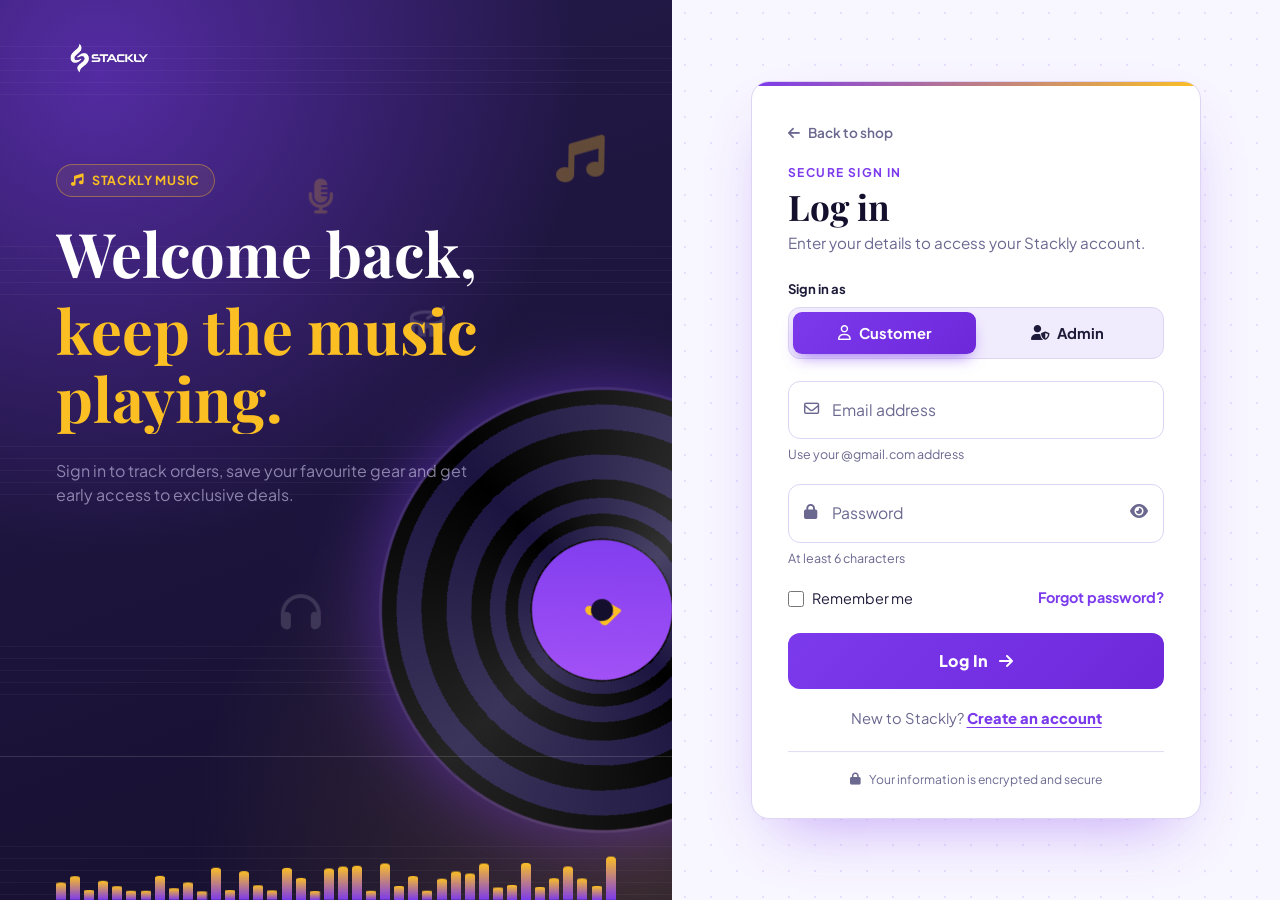
<file: html/admin-dashboard.html>
<!DOCTYPE html>
<html lang="en">
<head>
<meta charset="UTF-8">
<meta name="viewport" content="width=device-width, initial-scale=1.0, viewport-fit=cover">
<meta name="theme-color" content="#150F2E">
<title>Admin Console | Stackly Music</title>
<link rel="preconnect" href="https://fonts.googleapis.com">
<link rel="preconnect" href="https://fonts.gstatic.com" crossorigin>
<link href="https://fonts.googleapis.com/css2?family=Plus+Jakarta+Sans:wght@400;500;600;700;800&family=Playfair+Display:wght@600;700&display=swap" rel="stylesheet">
<link rel="stylesheet" href="https://cdnjs.cloudflare.com/ajax/libs/font-awesome/6.4.0/css/all.min.css">
<style>
:root{--p:#7C3AED;--p2:#6D28D9;--ink:#150F2E;--ink2:#241A4A;--acc:#FBBF24;--bg:#F8F6FF;--line:#E4DDF6;--mut:#6B6890;--ok:#2fae66;--bad:#e5484d;--fh:'Playfair Display',serif;--fb:'Plus Jakarta Sans',system-ui,sans-serif;--ease:cubic-bezier(.2,.8,.2,1);--sw:250px}
*{box-sizing:border-box;margin:0;padding:0}
html,body{max-width:100%;overflow-x:clip}
body{font-family:var(--fb);background:var(--bg);color:#1E1B3A;-webkit-font-smoothing:antialiased}
button{font:inherit;color:inherit;background:none;border:0;cursor:pointer}
a{color:inherit;text-decoration:none}ul{list-style:none}img{max-width:100%;display:block}
.app{display:flex;min-height:100vh}
.side{position:fixed;inset:0 auto 0 0;width:min(var(--sw),86vw);z-index:50;display:flex;flex-direction:column;padding:20px 14px;color:#fff;overflow-y:auto;background:radial-gradient(circle at 10% 0,rgba(124,58,237,.45),transparent 50%),linear-gradient(170deg,var(--ink2),var(--ink))}
.brand{display:flex;justify-content:center;margin-bottom:14px}.brand img{height:56px;width:auto}
.x{display:none;position:absolute;right:10px;top:14px;width:34px;height:34px;color:#fff}
.grp{font-size:.68rem;letter-spacing:1.4px;text-transform:uppercase;color:rgba(255,255,255,.4);margin:16px 10px 6px}
.nav{display:grid;gap:3px}
.nav>*{display:flex;align-items:center;gap:12px;width:100%;padding:10px 12px;border-radius:10px;font-size:.9rem;font-weight:600;color:rgba(255,255,255,.75);text-align:left;transition:.2s}
.nav i{width:18px;text-align:center}
.nav>*:hover{background:rgba(255,255,255,.08);color:#fff;transform:translateX(3px)}
.nav .on{background:linear-gradient(135deg,var(--p),var(--p2));color:#fff;box-shadow:0 8px 18px -8px rgba(124,58,237,.9)}
.nav .n{margin-left:auto;font-size:.68rem;padding:1px 8px;border-radius:99px;background:var(--acc);color:var(--ink)}
.su{display:flex;align-items:center;gap:10px;margin-top:auto;padding:10px;border-radius:12px;background:rgba(255,255,255,.07);border:1px solid rgba(255,255,255,.12)}
.su div{min-width:0}.su b{display:block;font-size:.85rem;text-transform:capitalize;overflow:hidden;text-overflow:ellipsis;white-space:nowrap}
.su small{display:block;font-size:.7rem;opacity:.6;overflow:hidden;text-overflow:ellipsis;white-space:nowrap}
.av{flex:0 0 auto;width:36px;height:36px;border-radius:50%;display:grid;place-items:center;font-family:var(--fh);font-weight:700;text-transform:uppercase;background:var(--acc);color:var(--ink)}
.lo{display:flex;align-items:center;justify-content:center;gap:8px;width:100%;margin-top:8px;padding:10px;border-radius:10px;font-size:.8rem;font-weight:700;color:#ff9a9d;background:rgba(229,72,77,.13);border:1px solid rgba(229,72,77,.3)}
.ov{position:fixed;inset:0;z-index:40;background:rgba(10,8,25,.6);backdrop-filter:blur(3px);opacity:0;visibility:hidden;transition:.25s}.ov.show{opacity:1;visibility:visible}
.main{flex:1;min-width:0;margin-left:var(--sw)}
.top{position:sticky;top:0;z-index:30;display:flex;align-items:center;gap:14px;padding:12px 28px;min-height:64px;background:rgba(248,246,255,.9);backdrop-filter:blur(10px);border-bottom:1px solid var(--line)}
.top h1{font-family:var(--fh);font-size:1.6rem;white-space:nowrap;overflow:hidden;text-overflow:ellipsis}
.burger{display:none;width:38px;height:38px;border-radius:10px;background:#fff;border:1px solid var(--line);place-items:center}
.tr{margin-left:auto;display:flex;align-items:center;gap:10px}
.shop{display:flex;align-items:center;gap:8px;padding:8px 16px;border-radius:99px;font-size:.82rem;font-weight:700;color:#fff;background:var(--p);transition:.2s}.shop:hover{background:var(--p2)}
.content{padding:24px 28px 56px;max-width:1360px;margin:0 auto}
.rise{opacity:0;transform:translateY(14px);animation:rise .55s var(--ease) forwards;animation-delay:calc(var(--i,0)*70ms)}
@keyframes rise{to{opacity:1;transform:none}}
.hero{position:relative;overflow:hidden;display:flex;align-items:center;justify-content:space-between;gap:20px;flex-wrap:wrap;padding:30px 32px;margin-bottom:20px;border-radius:18px;color:#fff;background:radial-gradient(circle at 12% 0,rgba(124,58,237,.6),transparent 55%),radial-gradient(circle at 95% 100%,rgba(251,191,36,.2),transparent 45%),linear-gradient(135deg,var(--ink2),var(--ink))}
.hero>*{position:relative;z-index:1}
.hero .staff{position:absolute;inset:0;z-index:0;opacity:.6;background:repeating-linear-gradient(to bottom,transparent 0 30px,rgba(255,255,255,.07) 30px 31px,transparent 31px 42px)}
.eb{font-size:.72rem;letter-spacing:1.6px;text-transform:uppercase;font-weight:700;color:var(--acc);margin-bottom:6px}
.hero h2{font-family:var(--fh);font-size:2.3rem;line-height:1.1;margin-bottom:8px;text-transform:capitalize}
.hero p{max-width:500px;opacity:.78;line-height:1.6;font-size:.95rem}
.eq{display:flex;align-items:flex-end;gap:4px;height:34px;margin-top:16px}
.eq i{width:5px;height:100%;border-radius:3px;background:linear-gradient(to top,var(--p),var(--acc));transform-origin:bottom;animation:eq 1.1s ease-in-out infinite}
@keyframes eq{0%,100%{transform:scaleY(.2)}50%{transform:scaleY(1)}}
.btn{display:inline-flex;align-items:center;gap:8px;padding:10px 18px;border-radius:10px;font-weight:700;font-size:.88rem;border:1.5px solid var(--p);background:var(--p);color:#fff;transition:.2s}
.btn:hover{transform:translateY(-2px);box-shadow:0 12px 22px -10px rgba(124,58,237,.8)}
.btn.amb{background:var(--acc);border-color:var(--acc);color:var(--ink)}
.btn.gh{background:transparent;color:var(--p)}.btn.sm{padding:6px 12px;font-size:.8rem}
.stats{display:grid;grid-template-columns:repeat(4,minmax(0,1fr));gap:16px;margin-bottom:20px}
.stat{padding:18px;border-radius:14px;background:#fff;border:1px solid var(--line);transition:.25s}
.stat:hover{transform:translateY(-4px);border-color:var(--p);box-shadow:0 18px 30px -18px rgba(124,58,237,.6)}
.stat i{width:40px;height:40px;display:grid;place-items:center;border-radius:10px;margin-bottom:12px;color:var(--p);background:rgba(124,58,237,.1)}
.stat b{display:block;font-family:var(--fh);font-size:2rem;line-height:1}
.stat small{display:block;margin-top:4px;font-size:.78rem;color:var(--mut);font-weight:600}
.g2{display:grid;grid-template-columns:1.7fr 1fr;gap:16px;margin-bottom:16px;align-items:start}.g2>*{min-width:0}
.card{padding:22px;margin-bottom:16px;border-radius:14px;background:#fff;border:1px solid var(--line);min-width:0}.g2 .card{margin-bottom:0}
.ch{display:flex;justify-content:space-between;align-items:flex-start;gap:12px;flex-wrap:wrap;margin-bottom:16px}
.ch h3{font-family:var(--fh);font-size:1.3rem}.ch p{font-size:.8rem;color:var(--mut);margin-top:2px}
.tw{overflow-x:auto}table{width:100%;border-collapse:collapse;min-width:520px}
th{text-align:left;padding:0 10px 10px;font-size:.7rem;text-transform:uppercase;letter-spacing:1px;color:var(--mut);border-bottom:1px solid var(--line)}
td{padding:13px 10px;border-bottom:1px solid var(--line);font-size:.86rem}tr:last-child td{border-bottom:0}
tbody tr:hover{background:rgba(124,58,237,.05)}
.t2{font-size:.75rem;color:var(--mut);margin-top:2px}
.tag{display:inline-block;padding:3px 10px;border-radius:99px;font-size:.72rem;font-weight:700;white-space:nowrap}
.s-processing{background:rgba(251,191,36,.25);color:#8a6206}.s-shipped{background:rgba(124,58,237,.14);color:var(--p2)}.s-delivered{background:rgba(47,174,102,.15);color:#1f8a4f}
.feed li{display:flex;gap:12px;padding:11px 4px;border-radius:10px}.feed li:hover{background:rgba(124,58,237,.05)}
.feed i{flex:0 0 auto;width:34px;height:34px;display:grid;place-items:center;border-radius:10px;font-size:.85rem;background:rgba(124,58,237,.1);color:var(--p)}
.feed p{font-size:.85rem;line-height:1.45}.feed small{font-size:.74rem;color:var(--mut)}
.pg{display:grid;grid-template-columns:repeat(auto-fill,minmax(min(230px,100%),1fr));gap:16px}
.pc{border-radius:14px;overflow:hidden;background:#fff;border:1px solid var(--line);transition:.25s}
.pc:hover{transform:translateY(-4px);box-shadow:0 18px 30px -18px rgba(124,58,237,.6)}
.pc img{height:160px;width:100%;object-fit:cover}
.pc div{padding:14px}.pc h4{font-size:.92rem;margin-bottom:4px}
.pr{font-weight:800;color:var(--p);margin-bottom:10px}.pc .row{display:flex;gap:8px}.pc .row .btn{flex:1;justify-content:center}
.sr{display:flex;justify-content:space-between;align-items:center;gap:16px;padding:16px 0;border-bottom:1px solid var(--line)}.sr:last-child{border-bottom:0}
.sr b{display:block;font-size:.92rem}.sr small{color:var(--mut);font-size:.8rem}
.sw{position:relative;width:44px;height:24px;border-radius:99px;background:#D8D1EE;transition:.3s;flex:0 0 auto}
.sw::after{content:"";position:absolute;top:3px;left:3px;width:18px;height:18px;border-radius:50%;background:#fff;transition:.3s var(--ease)}
.sw.on{background:var(--p)}.sw.on::after{transform:translateX(20px)}
.prof{display:flex;align-items:center;gap:16px;flex-wrap:wrap;margin-bottom:16px}.prof .av{width:64px;height:64px;font-size:1.8rem;background:var(--p);color:#fff}
.toast{position:fixed;left:50%;bottom:24px;z-index:100;max-width:calc(100vw - 32px);text-align:center;transform:translate(-50%,20px);padding:12px 20px;border-radius:10px;background:var(--ink);color:#fff;font-size:.86rem;opacity:0;pointer-events:none;transition:.3s var(--ease)}.toast.show{opacity:1;transform:translate(-50%,0)}
@media(max-width:1100px){.g2{grid-template-columns:minmax(0,1fr)}}
@media(max-width:1024px){.side{transform:translateX(-100%);transition:transform .35s var(--ease)}.side.open{transform:none}.main{margin-left:0}.x,.burger{display:grid}.stats{grid-template-columns:repeat(2,minmax(0,1fr))}}
@media(max-width:720px){.content{padding:18px 16px 44px}.top{padding:10px 14px}.shop span{display:none}.hero{padding:24px 20px}.hero h2{font-size:1.8rem}.top h1{font-size:1.3rem}}
@media(max-width:480px){.stats{grid-template-columns:minmax(0,1fr)}.card{padding:16px}}
@media(prefers-reduced-motion:reduce){*,*::before,*::after{animation:none!important;transition:none!important}.rise{opacity:1;transform:none}}

/* ---- Polished mobile drawer + hamburger ---- */
@keyframes navIn{from{opacity:0;transform:translateX(-18px)}to{opacity:1;transform:none}}
@media(max-width:1024px){
  .side{width:min(300px,84vw);padding:22px 16px calc(18px + env(safe-area-inset-bottom,0px));border-radius:0 24px 24px 0;box-shadow:24px 0 60px -20px rgba(0,0,0,.65)}
  .brand{margin:4px 0 18px;padding-bottom:18px;border-bottom:1px solid rgba(255,255,255,.1)}
  .brand img{height:54px}
  .x{top:18px;right:14px;width:36px;height:36px;border-radius:50%;background:rgba(255,255,255,.1);border:1px solid rgba(255,255,255,.22);font-size:1rem;transition:.25s}
  .x:hover,.x:active{background:var(--acc);color:var(--ink);transform:rotate(90deg)}
  .grp{margin:8px 10px 10px}
  .nav{gap:6px}
  .nav>*{padding:13px 14px;font-size:.95rem}
  .nav i{width:20px;font-size:1rem}
  .side.open .nav>*{animation:navIn .45s var(--ease) both}
  .side.open .nav>*:nth-child(2){animation-delay:.06s}
  .side.open .nav>*:nth-child(3){animation-delay:.12s}
  .side.open .nav>*:nth-child(4){animation-delay:.18s}
  .su{margin-top:auto;padding:12px}
  .ov{background:rgba(10,8,25,.65);backdrop-filter:blur(4px)}
  .burger{width:42px;height:42px;border:0;color:#fff;font-size:1.05rem;background:linear-gradient(135deg,var(--p),var(--p2));box-shadow:0 8px 16px -8px rgba(124,58,237,.9);transition:transform .2s}
  .burger:active{transform:scale(.93)}
}

/* ---- Admin additions ---- */
.chart{display:flex;align-items:flex-end;gap:10px;height:200px;padding-top:10px}
.chart div{flex:1;min-width:0;display:flex;flex-direction:column;align-items:center;justify-content:flex-end;height:100%;gap:6px;font-size:.7rem;color:var(--mut);font-weight:600}
.chart i{width:100%;max-width:40px;height:0;border-radius:8px 8px 0 0;background:linear-gradient(to top,var(--p),#A855F7);transition:height 1s var(--ease)}
.chart div:hover i{background:linear-gradient(to top,var(--acc),#F59E0B)}
.bar{height:6px;border-radius:99px;background:#EAE4F8;overflow:hidden;margin-top:6px}
.bar i{display:block;height:100%;width:0;border-radius:99px;background:linear-gradient(90deg,var(--p),var(--acc));transition:width 1s var(--ease)}
select.st{padding:6px 10px;border-radius:8px;border:1.5px solid var(--line);background:#fff;font:inherit;font-size:.8rem;font-weight:600}
.s-pending{background:rgba(27,20,60,.09);color:var(--ink)}.s-cancelled{background:rgba(229,72,77,.13);color:#c2353a}
.s-low{background:rgba(229,72,77,.13);color:#c2353a}.s-ok{background:rgba(47,174,102,.15);color:#1f8a4f}
.tp li{padding:9px 0}.tp .r{display:flex;justify-content:space-between;gap:10px;font-size:.86rem}.tp .r b{white-space:nowrap}
.strip{display:flex;align-items:center;justify-content:center;gap:8px;padding:8px;margin-bottom:6px;border-radius:8px;font-size:.7rem;letter-spacing:1.2px;text-transform:uppercase;font-weight:700;color:var(--acc);background:rgba(251,191,36,.1);border:1px solid rgba(251,191,36,.3)}
/* ---- Close button alignment fix ---- */
@media (max-width: 1024px) {
  .x {
    top: 35px;                 /* logo center = 22 + 4 + 27 = 53px, minus half the button (18px) */
    right: 14px;
    width: 36px;
    height: 36px;
    padding: 0;
    display: grid;
    place-items: center;       /* centers the × inside the circle */
    line-height: 1;
    font-size: 1rem;
  }
  .x i {
    display: block;
    line-height: 1;
  }
}
</style>
</head>
<body>
<div class="app">
  <div class="ov" id="ov"></div>
  <aside class="side" id="side">
    <button class="x" id="closeSide" aria-label="Close menu"><i class="fa-solid fa-xmark"></i></button>
    <a href="../index.html" class="brand"><img src="../assets/stackly_logo.webp" alt="Stackly"></a>
    <div class="strip"><i class="fa-solid fa-user-shield"></i> Admin console</div>
    <p class="grp">Manage</p><nav class="nav" id="navMain"></nav>
    <div class="su"><span class="av" id="sAv">?</span><div><b id="sName">Admin</b><small id="sMail">&mdash;</small></div></div>
    <button class="lo" id="logoutBtn"><i class="fa-solid fa-right-from-bracket"></i> Logout</button>
  </aside>
  <main class="main">
    <header class="top">
      <button class="burger" id="burger" aria-label="Open menu"><i class="fa-solid fa-bars"></i></button>
      <h1 id="title">Dashboard</h1>
      <div class="tr"><a href="../index.html" class="shop"><i class="fa-solid fa-store"></i><span>View store</span></a><span class="av" id="tAv">?</span></div>
    </header>
    <div class="content" id="content"></div>
  </main>
</div>
<div class="toast" id="toast" role="status"></div>
<script>
(function () {
  'use strict';
  var user = null;
  try { if (localStorage.getItem('isAuthenticated') === 'true') user = JSON.parse(localStorage.getItem('user') || 'null'); } catch (e) {}
  if (!user || !user.email) { location.replace('./login.html'); return; }
  if (user.role !== 'admin') { location.replace('./user-dashboard.html'); return; }

  var email = user.email, name = email.split('@')[0], ini = name.charAt(0).toUpperCase();
  var $ = function (id) { return document.getElementById(id); };
  var esc = function (s) { return String(s).replace(/[&<>"']/g, function (c) { return { '&': '&amp;', '<': '&lt;', '>': '&gt;', '"': '&quot;', "'": '&#39;' }[c]; }); };
  var usd = function (n) { return '$' + n.toLocaleString('en-US'); };
  var tt;
  function toast(m) { var t = $('toast'); t.textContent = m; t.classList.add('show'); clearTimeout(tt); tt = setTimeout(function () { t.classList.remove('show'); }, 2200); }
  function logout() { ['user', 'isAuthenticated', 'stacklyAdminNav'].forEach(function (k) { localStorage.removeItem(k); }); location.href = './login.html'; }

  /* ---- Sample data (replace with real data later) ---- */
  var STATUSES = ['pending', 'processing', 'shipped', 'delivered', 'cancelled'];
  var orders = [
    { id: 'ST-2050', cu: 'Rahul Menon', it: 'Aura Deluxe Acoustic Guitar', amt: 799, d: 'Sep 30', st: 'pending' },
    { id: 'ST-2049', cu: 'Priya Nair', it: 'Studio Condenser Mic', amt: 299, d: 'Sep 30', st: 'pending' },
    { id: 'ST-2046', cu: 'Arjun Rao', it: 'Master Custom Drum Kit', amt: 1599, d: 'Sep 29', st: 'processing' },
    { id: 'ST-2041', cu: 'Sneha Iyer', it: 'Pro 88-Key Stage Keyboard', amt: 1249, d: 'Sep 28', st: 'shipped' },
    { id: 'ST-2036', cu: 'Karthik S', it: 'Vintage Electric Sunburst Guitar', amt: 949, d: 'Sep 26', st: 'delivered' },
    { id: 'ST-2031', cu: 'Meera Das', it: 'Classic Violin Master Series', amt: 680, d: 'Sep 24', st: 'delivered' },
    { id: 'ST-2027', cu: 'Vikram P', it: 'Studio Condenser Mic', amt: 299, d: 'Sep 22', st: 'cancelled' }
  ];
  var products = [
    { n: 'Aura Deluxe Acoustic Guitar', c: 'Guitars', p: 799, s: 14, sold: 48 },
    { n: 'Pro 88-Key Stage Keyboard', c: 'Keyboards', p: 1249, s: 6, sold: 32 },
    { n: 'Master Custom Drum Kit', c: 'Drums', p: 1599, s: 3, sold: 19 },
    { n: 'Vintage Electric Sunburst Guitar', c: 'Guitars', p: 949, s: 9, sold: 64 },
    { n: 'Studio Condenser Mic', c: 'Studio', p: 299, s: 2, sold: 53 },
    { n: 'Classic Violin Master Series', c: 'Orchestral', p: 680, s: 11, sold: 27 }
  ];
  var customers = [
    { n: 'Rahul Menon', m: 'rahul.menon@gmail.com', o: 4, s: 2890 }, { n: 'Priya Nair', m: 'priya.nair@gmail.com', o: 3, s: 1348 },
    { n: 'Arjun Rao', m: 'arjun.rao@gmail.com', o: 2, s: 2298 }, { n: 'Sneha Iyer', m: 'sneha.iyer@gmail.com', o: 5, s: 3945 },
    { n: 'Karthik S', m: 'karthik.s@gmail.com', o: 1, s: 949 }, { n: 'Meera Das', m: 'meera.das@gmail.com', o: 2, s: 1479 }
  ];
  var week = [{ d: 'Mon', v: 2400 }, { d: 'Tue', v: 3100 }, { d: 'Wed', v: 2700 }, { d: 'Thu', v: 4200 }, { d: 'Fri', v: 3800 }, { d: 'Sat', v: 5100 }, { d: 'Sun', v: 4600 }];
  var feed = [
    { i: 'fa-bag-shopping', t: 'New order ST-2050 from Rahul Menon', w: '12m ago' },
    { i: 'fa-triangle-exclamation', t: 'Studio Condenser Mic is running low (2 left)', w: '1h ago' },
    { i: 'fa-user-plus', t: '3 new customers signed up today', w: '3h ago' },
    { i: 'fa-truck-fast', t: 'Order ST-2041 was marked as shipped', w: '1d ago' }
  ];
  var pages = {
    dashboard: { t: 'Dashboard', i: 'fa-gauge-high' }, orders: { t: 'Orders', i: 'fa-box' },
    products: { t: 'Products', i: 'fa-guitar' }, customers: { t: 'Customers', i: 'fa-users' }, settings: { t: 'Settings', i: 'fa-gear' }
  };
  var prefs = { mail: true, low: true, maint: false };

  /* ---- Helpers ---- */
  function cap(s) { return s.charAt(0).toUpperCase() + s.slice(1); }
  function tag(s) { return '<span class="tag s-' + s + '">' + cap(s) + '</span>'; }
  function stat(i, ic, v, l, p) { return '<div class="stat rise" style="--i:' + i + '"><i class="fa-solid ' + ic + '"></i><b data-c="' + v + '" data-p="' + (p || '') + '">0</b><small>' + l + '</small></div>'; }
  function oRows(list, edit) {
    return list.map(function (o) {
      var st = edit ? '<select class="st" data-o="' + o.id + '">' + STATUSES.map(function (s) { return '<option value="' + s + '"' + (s === o.st ? ' selected' : '') + '>' + cap(s) + '</option>'; }).join('') + '</select>' : tag(o.st);
      return '<tr><td><b>' + o.id + '</b><div class="t2">' + o.d + '</div></td><td>' + esc(o.cu) + '</td><td>' + esc(o.it) + '</td><td><b>' + usd(o.amt) + '</b></td><td>' + st + '</td></tr>';
    }).join('');
  }
  var oHead = '<thead><tr><th>Order</th><th>Customer</th><th>Item</th><th>Total</th><th>Status</th></tr></thead>';
  function tog(k, t, s) { return '<div class="sr"><div><b>' + t + '</b><small>' + s + '</small></div><button class="sw' + (prefs[k] ? ' on' : '') + '" data-t="' + k + '" role="switch" aria-checked="' + prefs[k] + '" aria-label="' + t + '"></button></div>'; }
  var eq = '<div class="eq" aria-hidden="true">' + '<i></i>'.repeat(13).replace(/<i><\/i>/g, function () { return '<i style="animation-delay:' + Math.random().toFixed(2) + 's"></i>'; }) + '</div>';

  var views = {
    dashboard: function () {
      var rev = orders.filter(function (o) { return o.st !== 'cancelled'; }).reduce(function (a, o) { return a + o.amt; }, 0);
      var low = products.filter(function (p) { return p.s <= 5; }).length;
      var max = Math.max.apply(null, week.map(function (w) { return w.v; }));
      var top = products.slice().sort(function (a, b) { return b.sold - a.sold; }).slice(0, 4);
      return '<div class="hero rise"><div class="staff"></div><div><div class="eb">Admin console</div><h2>Hello, ' + esc(name) + '</h2><p>Here is how Stackly is performing today. Review new orders, keep stock healthy and look after your customers.</p>' + eq + '</div>' +
        '<div style="display:flex;gap:10px;flex-wrap:wrap"><button class="btn amb" data-nav="orders"><i class="fa-solid fa-box"></i> Manage orders</button><button class="btn gh" style="color:#fff;border-color:rgba(255,255,255,.4)" data-nav="products">Inventory</button></div></div>' +
        '<section class="stats">' + stat(1, 'fa-dollar-sign', rev, 'Revenue (this week)', '$') + stat(2, 'fa-box', orders.length, 'Total orders') + stat(3, 'fa-users', customers.length, 'Customers') + stat(4, 'fa-triangle-exclamation', low, 'Low-stock items') + '</section>' +
        '<section class="g2"><div class="card rise" style="--i:5"><div class="ch"><div><h3>Sales this week</h3><p>Daily revenue in USD</p></div></div><div class="chart">' +
          week.map(function (w) { return '<div title="' + usd(w.v) + '"><i data-h="' + Math.round(w.v / max * 100) + '"></i>' + w.d + '</div>'; }).join('') + '</div></div>' +
        '<div class="card rise" style="--i:6"><div class="ch"><div><h3>Activity</h3><p>Latest events</p></div></div><ul class="feed">' + feed.map(function (f) { return '<li><i class="fa-solid ' + f.i + '"></i><div><p>' + f.t + '</p><small>' + f.w + '</small></div></li>'; }).join('') + '</ul></div></section>' +
        '<section class="g2"><div class="card rise" style="--i:7"><div class="ch"><div><h3>Recent orders</h3><p>Latest customer purchases</p></div><button class="btn gh sm" data-nav="orders">View all</button></div><div class="tw"><table>' + oHead + '<tbody>' + oRows(orders.slice(0, 5)) + '</tbody></table></div></div>' +
        '<div class="card rise" style="--i:8"><div class="ch"><div><h3>Top products</h3><p>By units sold</p></div></div><ul class="tp">' +
          top.map(function (p) { return '<li><div class="r"><span>' + esc(p.n) + '</span><b>' + p.sold + '</b></div><div class="bar"><i data-w="' + Math.round(p.sold / top[0].sold * 100) + '"></i></div></li>'; }).join('') + '</ul></div></section>';
    },
    orders: function () {
      return '<div class="card rise"><div class="ch"><div><h3>All orders</h3><p>Change a status and it updates instantly</p></div></div><div class="tw"><table>' + oHead + '<tbody>' + oRows(orders, true) + '</tbody></table></div></div>';
    },
    products: function () {
      return '<div class="card rise"><div class="ch"><div><h3>Inventory</h3><p>Stock levels across the catalogue</p></div></div><div class="tw"><table><thead><tr><th>Product</th><th>Category</th><th>Price</th><th>Stock</th><th>Status</th><th></th></tr></thead><tbody>' +
        products.map(function (p, i) {
          var low = p.s <= 5;
          return '<tr><td><b>' + esc(p.n) + '</b></td><td>' + p.c + '</td><td>' + usd(p.p) + '</td><td style="min-width:120px"><b>' + p.s + '</b> units<div class="bar"><i data-w="' + Math.min(100, p.s * 6) + '"></i></div></td><td>' + tag(low ? 'low' : 'ok') + '</td><td><button class="btn sm gh" data-rs="' + i + '">Restock +10</button></td></tr>';
        }).join('') + '</tbody></table></div></div>';
    },
    customers: function () {
      return '<div class="card rise"><div class="ch"><div><h3>Customers</h3><p>' + customers.length + ' registered musicians</p></div></div><div class="tw"><table><thead><tr><th>Name</th><th>Email</th><th>Orders</th><th>Total spent</th></tr></thead><tbody>' +
        customers.map(function (c) { return '<tr><td><b>' + esc(c.n) + '</b></td><td>' + esc(c.m) + '</td><td>' + c.o + '</td><td><b>' + usd(c.s) + '</b></td></tr>'; }).join('') + '</tbody></table></div></div>';
    },
    settings: function () {
      return '<div class="card rise"><div class="ch"><div><h3>Admin profile</h3><p>Your account details</p></div></div><div class="prof"><span class="av">' + esc(ini) + '</span><div><h3 style="font-family:var(--fh);text-transform:capitalize">' + esc(name) + '</h3><small style="color:var(--mut)">' + esc(email) + ' &middot; Administrator</small></div></div></div>' +
        '<div class="card rise" style="--i:1"><div class="ch"><div><h3>Store settings</h3><p>Alerts and availability</p></div></div>' +
        tog('mail', 'New order emails', 'Get an email for every new order') + tog('low', 'Low-stock alerts', 'Warn me when an item drops to 5 units') + tog('maint', 'Maintenance mode', 'Temporarily hide the store from customers') + '</div>' +
        '<div class="card rise" style="--i:2"><div class="ch"><div><h3>Session</h3><p>Signed in as ' + esc(email) + '</p></div></div><button class="btn" id="setLo" style="background:var(--bad);border-color:var(--bad)"><i class="fa-solid fa-right-from-bracket"></i> Logout</button></div>';
    }
  };

  var cur = localStorage.getItem('stacklyAdminNav'); if (!pages[cur]) cur = 'dashboard';
  function nav() {
    var pend = orders.filter(function (o) { return o.st === 'pending'; }).length;
    $('navMain').innerHTML = Object.keys(pages).map(function (k) {
      var n = k === 'orders' && pend ? '<span class="n">' + pend + '</span>' : '';
      return '<button data-nav="' + k + '" class="' + (k === cur ? 'on' : '') + '"><i class="fa-solid ' + pages[k].i + '"></i>' + pages[k].t + n + '</button>';
    }).join('');
  }
  function animate() {
    [].forEach.call(document.querySelectorAll('[data-c]'), function (el) {
      var end = +el.getAttribute('data-c'), p = el.getAttribute('data-p'), t0 = null;
      (function step(t) { if (!t0) t0 = t; var k = Math.min((t - t0) / 900, 1); el.textContent = p + Math.round(end * (1 - Math.pow(1 - k, 3))).toLocaleString('en-US'); if (k < 1) requestAnimationFrame(step); })(performance.now());
    });
    requestAnimationFrame(function () {
      [].forEach.call(document.querySelectorAll('[data-h]'), function (el) { el.style.height = el.getAttribute('data-h') + '%'; });
      [].forEach.call(document.querySelectorAll('[data-w]'), function (el) { el.style.width = el.getAttribute('data-w') + '%'; });
    });
  }
  function render(keepScroll) {
    $('title').textContent = pages[cur].t; $('content').innerHTML = views[cur](); nav(); if (!keepScroll) scrollTo(0, 0); animate();
    var b = $('setLo'); if (b) b.addEventListener('click', logout);
  }
  function side(open) { $('side').classList.toggle('open', open); $('ov').classList.toggle('show', open); document.body.style.overflow = open ? 'hidden' : ''; }

  $('sName').textContent = name; $('sMail').textContent = email; $('sAv').textContent = ini; $('tAv').textContent = ini;
  $('burger').addEventListener('click', function () { side(true); });
  $('closeSide').addEventListener('click', function () { side(false); });
  $('ov').addEventListener('click', function () { side(false); });
  $('logoutBtn').addEventListener('click', logout);
  document.addEventListener('keydown', function (e) { if (e.key === 'Escape') side(false); });
  document.addEventListener('click', function (e) {
    var n = e.target.closest('[data-nav]');
    if (n) { cur = n.getAttribute('data-nav'); localStorage.setItem('stacklyAdminNav', cur); side(false); render(); return; }
    var r = e.target.closest('[data-rs]');
    if (r) { var p = products[+r.getAttribute('data-rs')]; p.s += 10; toast(p.n + ' restocked (+10)'); render(true); return; }
    var t = e.target.closest('[data-t]');
    if (t) { var k = t.getAttribute('data-t'); prefs[k] = !prefs[k]; t.classList.toggle('on', prefs[k]); t.setAttribute('aria-checked', prefs[k]); }
  });
  document.addEventListener('change', function (e) {
    var id = e.target.getAttribute && e.target.getAttribute('data-o');
    if (!id) return;
    orders.forEach(function (o) { if (o.id === id) o.st = e.target.value; });
    toast('Order ' + id + ' marked as ' + e.target.value); nav();
  });
  render();
})();
</script>
</body>
</html>
</file>
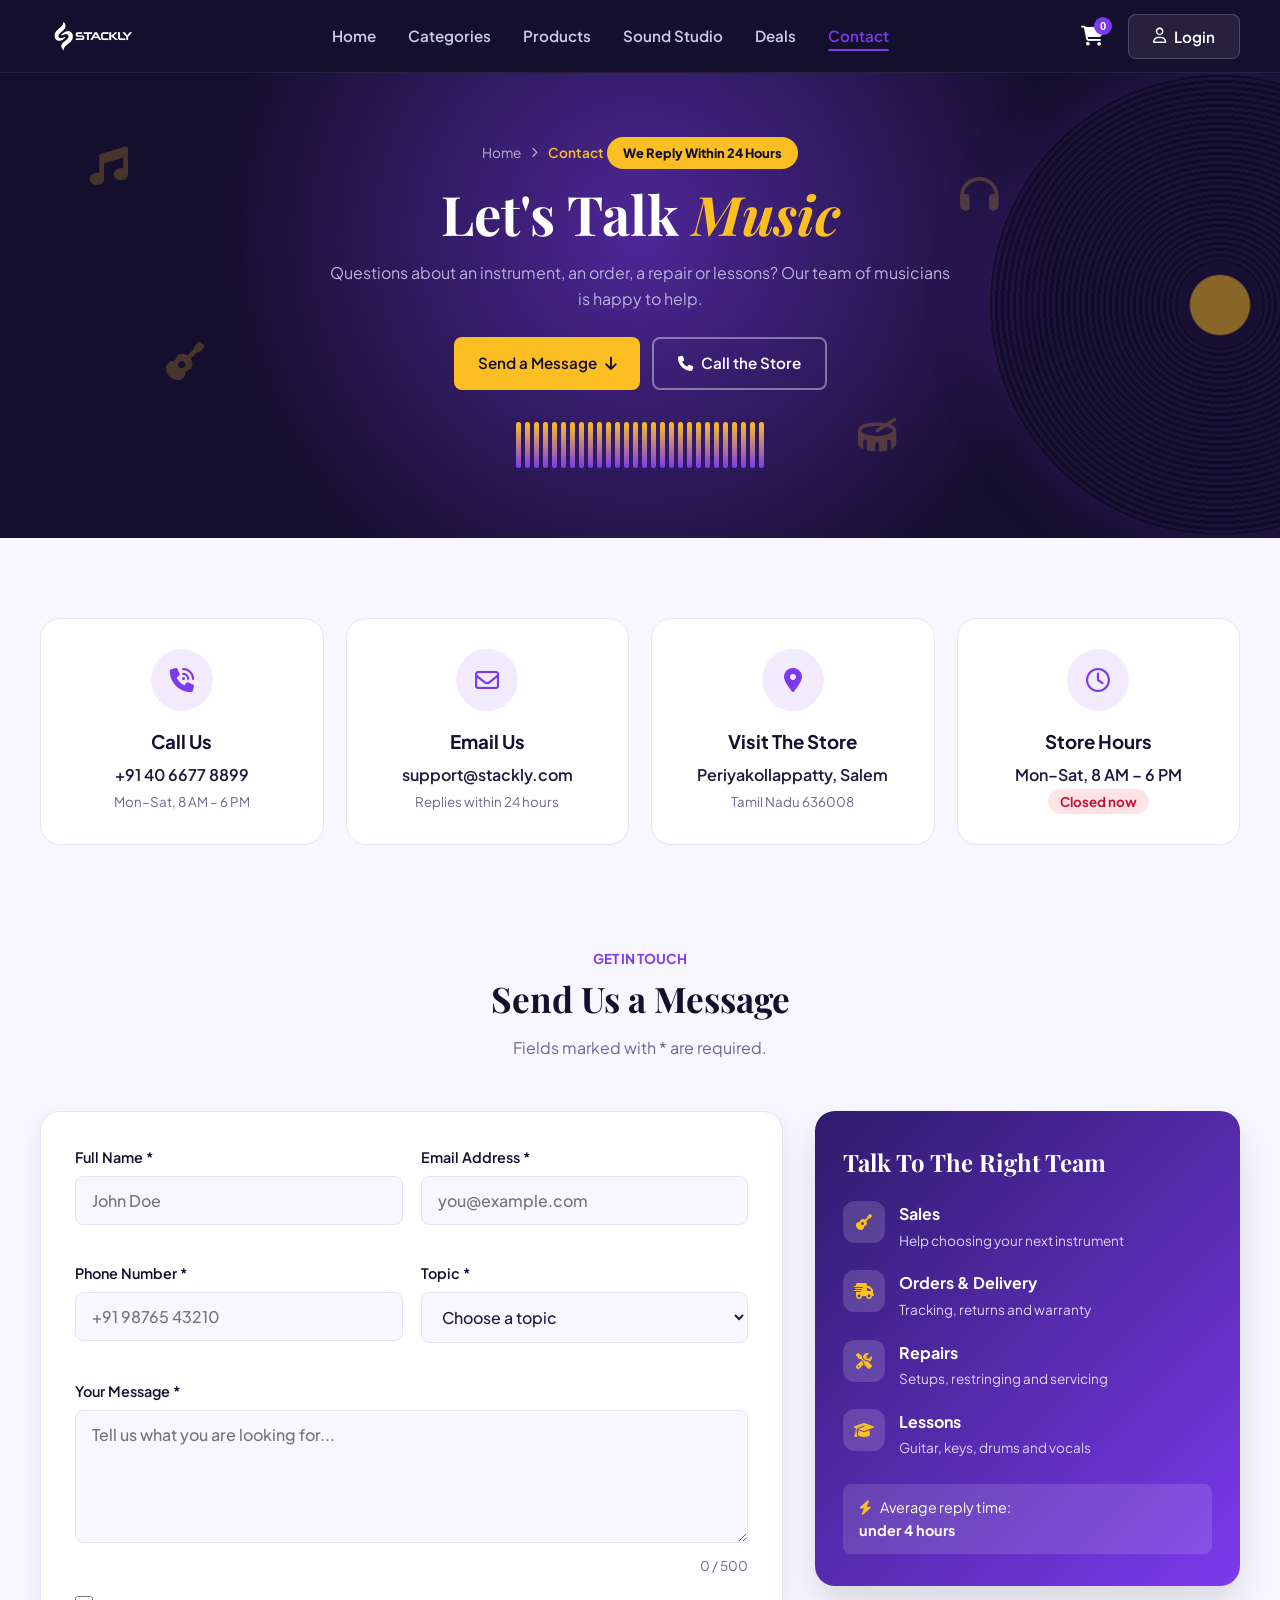
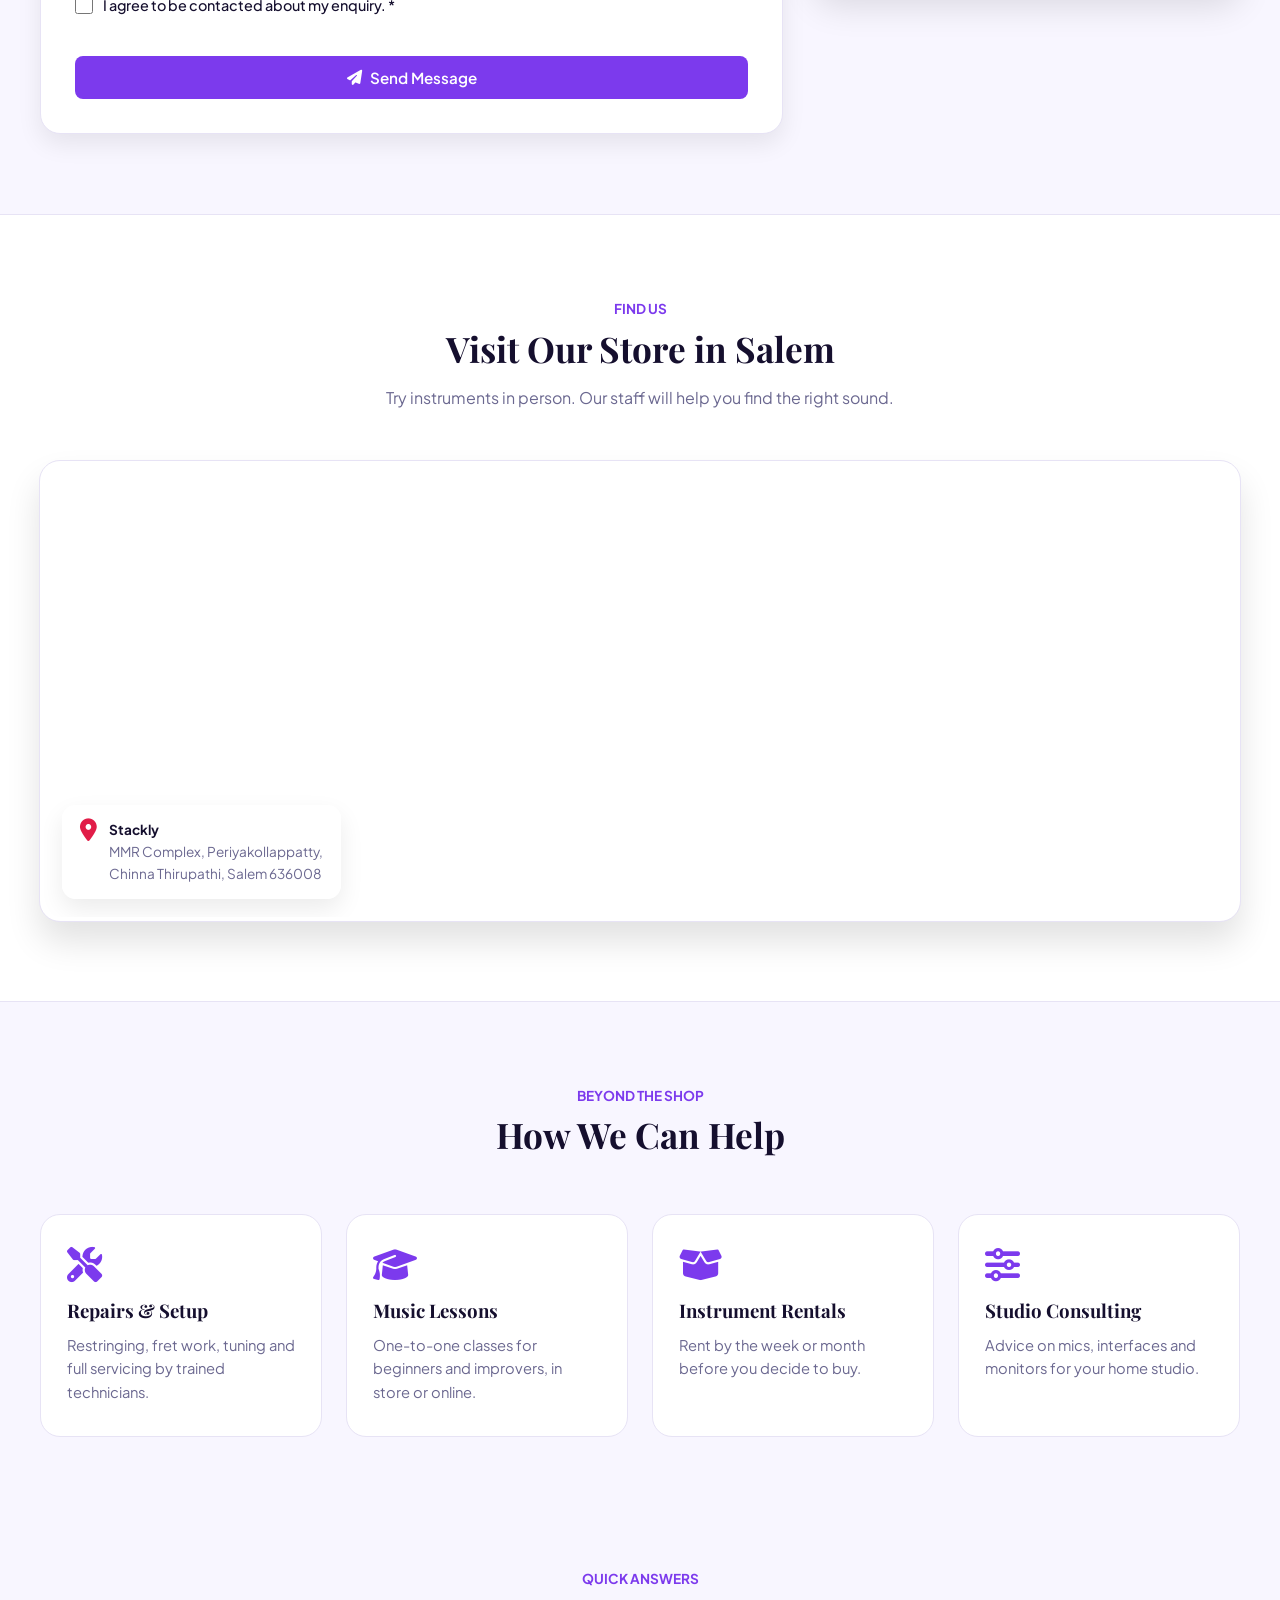
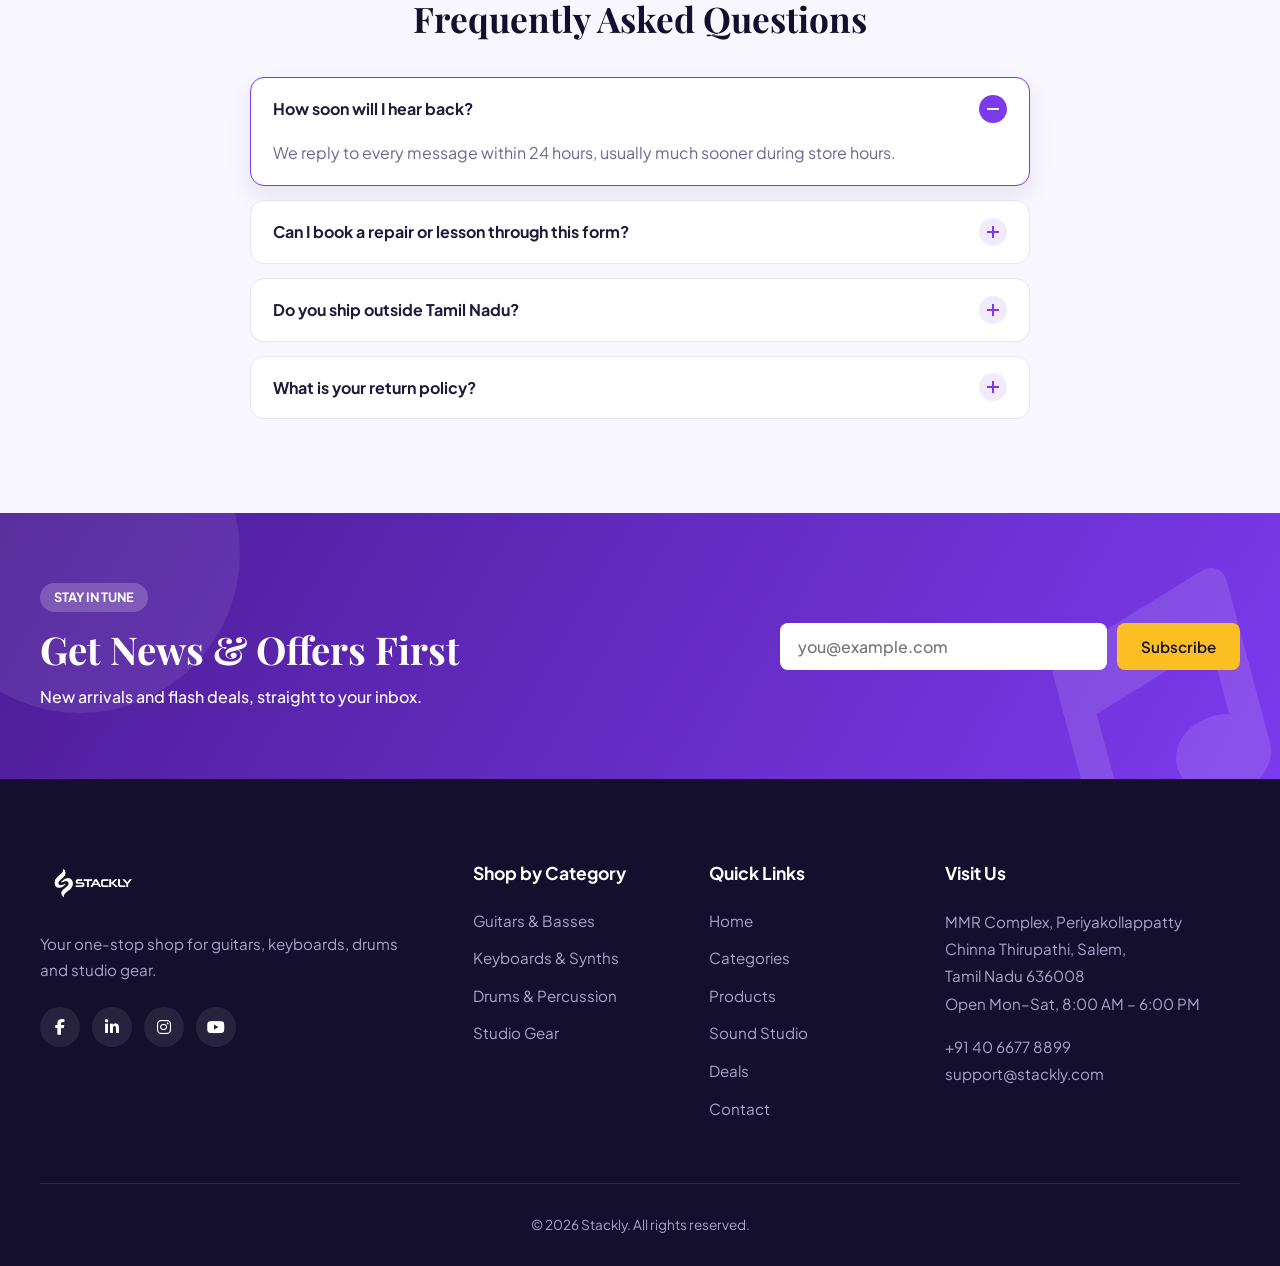
<file: html/contact.html>
<!DOCTYPE html>
<html lang="en">
<head>
  <meta charset="UTF-8">
  <meta name="viewport" content="width=device-width, initial-scale=1.0">
  <title>Contact - Stackly Musical Instruments</title>
  <link rel="preconnect" href="https://fonts.googleapis.com">
  <link rel="preconnect" href="https://fonts.gstatic.com" crossorigin>
  <link href="https://fonts.googleapis.com/css2?family=Plus+Jakarta+Sans:wght@300;400;500;600;700;800&family=Playfair+Display:ital,wght@0,600;0,700;1,400&display=swap" rel="stylesheet">
  <link rel="stylesheet" href="https://cdnjs.cloudflare.com/ajax/libs/font-awesome/6.4.0/css/all.min.css">
  <link rel="stylesheet" href="../css/styles.css">
  <link rel="stylesheet" href="../css/contact.css">
</head>
<body>

  <!-- HEADER -->
  <header class="header" id="header">
    <div class="header-container">
      <a href="../index.html" class="logo"><img src="../assets/stackly_logo.webp" alt="Stackly" class="logo-img"></a>
      <nav class="nav-menu" id="nav-menu">
        <ul class="nav-list">
          <li class="nav-item"><a href="../index.html" class="nav-link">Home</a></li>
          <li class="nav-item"><a href="./categories.html" class="nav-link">Categories</a></li>
          <li class="nav-item"><a href="./products.html" class="nav-link">Products</a></li>
          <li class="nav-item"><a href="./soundstudio.html" class="nav-link">Sound Studio</a></li>
          <li class="nav-item"><a href="./deals.html" class="nav-link">Deals</a></li>
          <li class="nav-item"><a href="./contact.html" class="nav-link active">Contact</a></li>
        </ul>
      </nav>
      <div class="header-actions">
        <button class="cart-btn" id="cartBtn" aria-label="View Shopping Cart"><i class="fa-solid fa-cart-shopping"></i><span class="cart-badge" id="cartBadge">0</span></button>
        <button class="btn btn-login" id="loginBtn"><i class="fa-regular fa-user"></i> <span>Login</span></button>
        <button class="hamburger" id="hamburger" aria-label="Toggle Navigation"><i class="fa-solid fa-bars"></i></button>
      </div>
    </div>
  </header>

  <div class="mobile-drawer" id="mobileDrawer">
    <div class="mobile-drawer-header">
      <a href="../index.html" class="logo"><img src="../assets/stackly_logo.webp" alt="Stackly" class="logo-img"></a>
      <button class="close-drawer" id="closeDrawer">&times;</button>
    </div>
    <ul class="mobile-nav-list">
      <li><a href="../index.html" class="mobile-nav-link">Home</a></li>
      <li><a href="./categories.html" class="mobile-nav-link">Categories</a></li>
      <li><a href="./products.html" class="mobile-nav-link">Products</a></li>
      <li><a href="./soundstudio.html" class="mobile-nav-link">Sound Studio</a></li>
      <li><a href="./deals.html" class="mobile-nav-link">Deals</a></li>
      <li><a href="./contact.html" class="mobile-nav-link active">Contact</a></li>
    </ul>
    <div class="mobile-drawer-footer"><button class="btn btn-primary btn-block" id="mobileLoginBtn">Login / Register</button></div>
  </div>
  <div class="drawer-overlay" id="drawerOverlay"></div>

  <main>
    <!-- 1. HERO -->
    <section class="ct-hero">
      <div class="vinyl" aria-hidden="true"></div>
      <i class="fa-solid fa-music ct-fl f1" aria-hidden="true"></i><i class="fa-solid fa-guitar ct-fl f2" aria-hidden="true"></i><i class="fa-solid fa-headphones ct-fl f3" aria-hidden="true"></i><i class="fa-solid fa-drum ct-fl f4" aria-hidden="true"></i>
      <div class="container ct-hero-in">
        <nav class="crumbs" aria-label="Breadcrumb"><a href="../index.html">Home</a> <i class="fa-solid fa-chevron-right"></i> <span>Contact</span></nav>
        <span class="ct-pill">We Reply Within 24 Hours</span>
        <h1>Let's Talk <em>Music</em></h1>
        <p>Questions about an instrument, an order, a repair or lessons? Our team of musicians is happy to help.</p>
        <div class="ct-actions"><a href="#ctForm" class="btn btn-light">Send a Message <i class="fa-solid fa-arrow-down"></i></a><a href="tel:+914066778899" class="btn ct-ghost"><i class="fa-solid fa-phone"></i> Call the Store</a></div>
        <div class="eq" id="eq" aria-hidden="true"></div>
      </div>
    </section>

    <!-- 2. CONTACT INFO CARDS -->
    <section class="section ct-info-sec">
      <div class="container">
        <div class="ct-info">
          <a class="ct-card rv" href="tel:+914066778899"><span class="ic"><i class="fa-solid fa-phone-volume"></i></span><h3>Call Us</h3><p>+91 40 6677 8899</p><small>Mon&ndash;Sat, 8 AM &ndash; 6 PM</small></a>
          <a class="ct-card rv" href="mailto:support@stackly.com"><span class="ic"><i class="fa-regular fa-envelope"></i></span><h3>Email Us</h3><p>support@stackly.com</p><small>Replies within 24 hours</small></a>
          <a class="ct-card rv" href="#map"><span class="ic"><i class="fa-solid fa-location-dot"></i></span><h3>Visit The Store</h3><p>Periyakollappatty, Salem</p><small>Tamil Nadu 636008</small></a>
          <a class="ct-card rv" href="#map"><span class="ic"><i class="fa-regular fa-clock"></i></span><h3>Store Hours</h3><p>Mon&ndash;Sat, 8 AM &ndash; 6 PM</p><small id="openNow" class="open-pill">Checking...</small></a>
        </div>
      </div>
    </section>

    <!-- 3. FORM + SIDE PANEL -->
    <section class="section ct-form-sec">
      <div class="container">
        <div class="section-header"><span class="section-subtitle">Get In Touch</span><h2 class="section-title">Send Us a Message</h2><p class="section-desc">Fields marked with * are required.</p></div>
        <div class="ct-wrap">
          <div class="ct-formcard rv">
            <form id="ctForm" novalidate>
              <div class="f-row">
                <div class="field" data-field="name"><label for="name">Full Name *</label><input id="name" name="name" type="text" autocomplete="name" placeholder="John Doe" required><span class="err-msg" aria-live="polite"></span></div>
                <div class="field" data-field="email"><label for="email">Email Address *</label><input id="email" name="email" type="email" autocomplete="email" placeholder="you@example.com" required><span class="err-msg" aria-live="polite"></span></div>
              </div>
              <div class="f-row">
                <div class="field" data-field="phone"><label for="phone">Phone Number *</label><input id="phone" name="phone" type="tel" inputmode="tel" autocomplete="tel" placeholder="+91 98765 43210" required><span class="err-msg" aria-live="polite"></span></div>
                <div class="field" data-field="subject"><label for="subject">Topic *</label>
                  <select id="subject" name="subject" required>
                    <option value="">Choose a topic</option>
                    <option>Product enquiry</option><option>Order or delivery support</option><option>Repairs &amp; servicing</option><option>Music lessons</option><option>Rentals</option><option>Bulk / band orders</option><option>Something else</option>
                  </select><span class="err-msg" aria-live="polite"></span></div>
              </div>
              <div class="field" data-field="message"><label for="message">Your Message *</label><textarea id="message" name="message" rows="5" maxlength="500" placeholder="Tell us what you are looking for..." required></textarea><div class="msg-foot"><span class="err-msg" aria-live="polite"></span><small id="count">0 / 500</small></div></div>
              <div class="field check" data-field="consent"><label class="chk"><input type="checkbox" name="consent" required> <span>I agree to be contacted about my enquiry. *</span></label><span class="err-msg" aria-live="polite"></span></div>
              <button type="submit" class="btn btn-primary btn-block" id="ctSubmit"><i class="fa-solid fa-paper-plane"></i> <span>Send Message</span></button>
            </form>
            <div class="ct-ok" id="ctOk" hidden><i class="fa-solid fa-circle-check"></i><h3>Message sent!</h3><p>Thank you. Our team will get back to you within 24 hours.</p><button type="button" class="btn btn-primary" id="ctAgain">Send Another</button></div>
          </div>
          <aside class="ct-side rv">
            <h3>Talk To The Right Team</h3>
            <ul>
              <li><i class="fa-solid fa-guitar"></i><div><b>Sales</b><span>Help choosing your next instrument</span></div></li>
              <li><i class="fa-solid fa-truck-fast"></i><div><b>Orders &amp; Delivery</b><span>Tracking, returns and warranty</span></div></li>
              <li><i class="fa-solid fa-screwdriver-wrench"></i><div><b>Repairs</b><span>Setups, restringing and servicing</span></div></li>
              <li><i class="fa-solid fa-graduation-cap"></i><div><b>Lessons</b><span>Guitar, keys, drums and vocals</span></div></li>
            </ul>
            <div class="ct-avg"><i class="fa-solid fa-bolt"></i> Average reply time: <b>under 4 hours</b></div>
          </aside>
        </div>
      </div>
    </section>

    <!-- 4. MAP -->
    <section class="section ct-map-sec" id="map">
      <div class="container">
        <div class="section-header"><span class="section-subtitle">Find Us</span><h2 class="section-title">Visit Our Store in Salem</h2><p class="section-desc">Try instruments in person. Our staff will help you find the right sound.</p></div>
        <div class="map-wrap rv">
          <iframe title="Stackly store location on Google Maps" src="https://www.google.com/maps/embed?pb=!1m18!1m12!1m3!1d3907.1616097152896!2d78.1739798!3d11.682956599999999!2m3!1f0!2f0!3f0!3m2!1i1024!2i768!4f13.1!3m3!1m2!1s0x3babefef7fd970bb%3A0xe11aef1a71994f9!2sStackly!5e0!3m2!1sen!2sin!4v1790755129318!5m2!1sen!2sin" width="100%" height="100%" style="border:0;" allowfullscreen="" loading="lazy" referrerpolicy="strict-origin-when-cross-origin"></iframe>
          <div class="map-badge"><i class="fa-solid fa-location-dot"></i><div><b>Stackly</b><span>MMR Complex, Periyakollappatty,<br>Chinna Thirupathi, Salem 636008</span></div></div>
        </div>
      </div>
    </section>

    <!-- 5. SERVICES -->
    <section class="section ct-serv-sec">
      <div class="container">
        <div class="section-header"><span class="section-subtitle">Beyond The Shop</span><h2 class="section-title">How We Can Help</h2></div>
        <div class="ct-serv">
          <div class="sv rv"><i class="fa-solid fa-screwdriver-wrench"></i><h3>Repairs &amp; Setup</h3><p>Restringing, fret work, tuning and full servicing by trained technicians.</p></div>
          <div class="sv rv"><i class="fa-solid fa-graduation-cap"></i><h3>Music Lessons</h3><p>One-to-one classes for beginners and improvers, in store or online.</p></div>
          <div class="sv rv"><i class="fa-solid fa-box-open"></i><h3>Instrument Rentals</h3><p>Rent by the week or month before you decide to buy.</p></div>
          <div class="sv rv"><i class="fa-solid fa-sliders"></i><h3>Studio Consulting</h3><p>Advice on mics, interfaces and monitors for your home studio.</p></div>
        </div>
      </div>
    </section>

    <!-- 6. FAQ -->
    <section class="section ct-faq-sec">
      <div class="container dl-faq">
        <div class="section-header"><span class="section-subtitle">Quick Answers</span><h2 class="section-title">Frequently Asked Questions</h2></div>
        <details class="faq rv" open><summary>How soon will I hear back?</summary><p>We reply to every message within 24 hours, usually much sooner during store hours.</p></details>
        <details class="faq rv"><summary>Can I book a repair or lesson through this form?</summary><p>Yes. Choose "Repairs &amp; servicing" or "Music lessons" as the topic and tell us your instrument.</p></details>
        <details class="faq rv"><summary>Do you ship outside Tamil Nadu?</summary><p>We deliver across India. Orders above $99 ship free with express delivery.</p></details>
        <details class="faq rv"><summary>What is your return policy?</summary><p>All instruments come with 30-day returns and a 2-year warranty.</p></details>
      </div>
    </section>
  </main>

  <!-- CTA -->
  <section class="cta" id="cta">
    <div class="container"><div class="cta-inner">
      <div class="cta-content"><span class="cta-badge">Stay In Tune</span><h2>Get News &amp; Offers First</h2><p>New arrivals and flash deals, straight to your inbox.</p></div>
      <form class="dl-form" id="ctNews"><input type="email" placeholder="you@example.com" required aria-label="Email"><button class="btn btn-light" type="submit">Subscribe</button></form>
    </div></div>
  </section>

  <!-- FOOTER -->
  <footer class="footer">
    <div class="container">
      <div class="footer-top">
        <div class="footer-brand">
          <a href="../index.html" class="logo footer-logo"><img src="../assets/stackly_logo.webp" alt="Stackly" class="logo-img"></a>
          <p class="footer-text">Your one-stop shop for guitars, keyboards, drums and studio gear.</p>
          <div class="social-links">
            <a href="./404.html" aria-label="Facebook"><i class="fa-brands fa-facebook-f"></i></a>
            <a href="./404.html" aria-label="LinkedIn"><i class="fa-brands fa-linkedin-in"></i></a>
            <a href="./404.html" aria-label="Instagram"><i class="fa-brands fa-instagram"></i></a>
            <a href="./404.html" aria-label="YouTube"><i class="fa-brands fa-youtube"></i></a>
          </div>
        </div>
        <div class="footer-nav-col">
          <h4 class="footer-heading">Shop by Category</h4>
          <ul class="footer-links">
            <li><a href="./404.html">Guitars &amp; Basses</a></li>
            <li><a href="./404.html">Keyboards &amp; Synths</a></li>
            <li><a href="./404.html">Drums &amp; Percussion</a></li>
            <li><a href="./404.html">Studio Gear</a></li>
          </ul>
        </div>
        <div class="footer-nav-col">
          <h4 class="footer-heading">Quick Links</h4>
          <ul class="footer-links">
            <li><a href="../index.html">Home</a></li>
            <li><a href="./categories.html">Categories</a></li>
            <li><a href="./products.html">Products</a></li>
            <li><a href="./soundstudio.html">Sound Studio</a></li>
            <li><a href="./deals.html">Deals</a></li>
            <li><a href="./contact.html">Contact</a></li>
          </ul>
        </div>
        <div class="footer-nav-col">
          <h4 class="footer-heading">Visit Us</h4>
          <p class="footer-address">MMR Complex, Periyakollappatty<br>Chinna Thirupathi, Salem,<br>Tamil Nadu 636008<br>Open Mon&ndash;Sat, 8:00 AM &ndash; 6:00 PM</p>
          <p class="footer-address"><a href="./404.html">+91 40 6677 8899</a><br><a href="./404.html">support@stackly.com</a></p>
        </div>
      </div>
      <div class="footer-bottom"><p>&copy; 2026 Stackly. All rights reserved.</p></div>
    </div>
  </footer>

  <!-- LOGIN MODAL -->
  <div class="modal-overlay" id="loginModal">
    <div class="modal-card">
      <button class="modal-close" id="closeLoginModal">&times;</button>
      <div class="modal-header"><h3 id="modalTitle">Welcome Back</h3><p id="modalSubtitle">Please log in to your Stackly account</p></div>
      <form id="authForm" class="auth-form">
        <div class="form-group" id="nameGroup" style="display:none;"><label for="fullName">Full Name</label><div class="input-icon-wrapper"><i class="fa-regular fa-user"></i><input type="text" id="fullName" placeholder="John Doe"></div></div>
        <div class="form-group"><label for="emailInput">Email Address</label><div class="input-icon-wrapper"><i class="fa-regular fa-envelope"></i><input type="email" id="emailInput" placeholder="name@example.com" required></div></div>
        <div class="form-group"><label for="passwordInput">Password</label><div class="input-icon-wrapper"><i class="fa-solid fa-lock"></i><input type="password" id="passwordInput" placeholder="&bull;&bull;&bull;&bull;&bull;&bull;&bull;&bull;" required></div></div>
        <button type="submit" class="btn btn-primary btn-block" id="authSubmitBtn">Log In</button>
      </form>
      <div class="modal-footer"><span id="toggleAuthText">Don't have an account?</span> <button type="button" id="toggleAuthMode" class="btn-link">Register Now</button></div>
    </div>
  </div>

  <!-- CART DRAWER -->
  <div class="cart-drawer" id="cartDrawer">
    <div class="cart-header"><h3>Your Cart (<span id="cartCount">0</span>)</h3><button class="close-cart" id="closeCart">&times;</button></div>
    <div class="cart-items" id="cartItemsContainer"><div class="empty-cart-msg">Your shopping cart is currently empty.</div></div>
    <div class="cart-footer"><div class="cart-total"><span>Total:</span><strong id="cartTotalPrice">$0.00</strong></div><a href="./404.html" class="btn btn-primary btn-block" id="checkoutBtn">Proceed to Checkout</a></div>
  </div>

  <div class="toast" id="toast">Item added to cart!</div>

  <script src="../js/contact.js"></script>
  <script src="../js/script.js"></script>
</body>
</html>
</file>
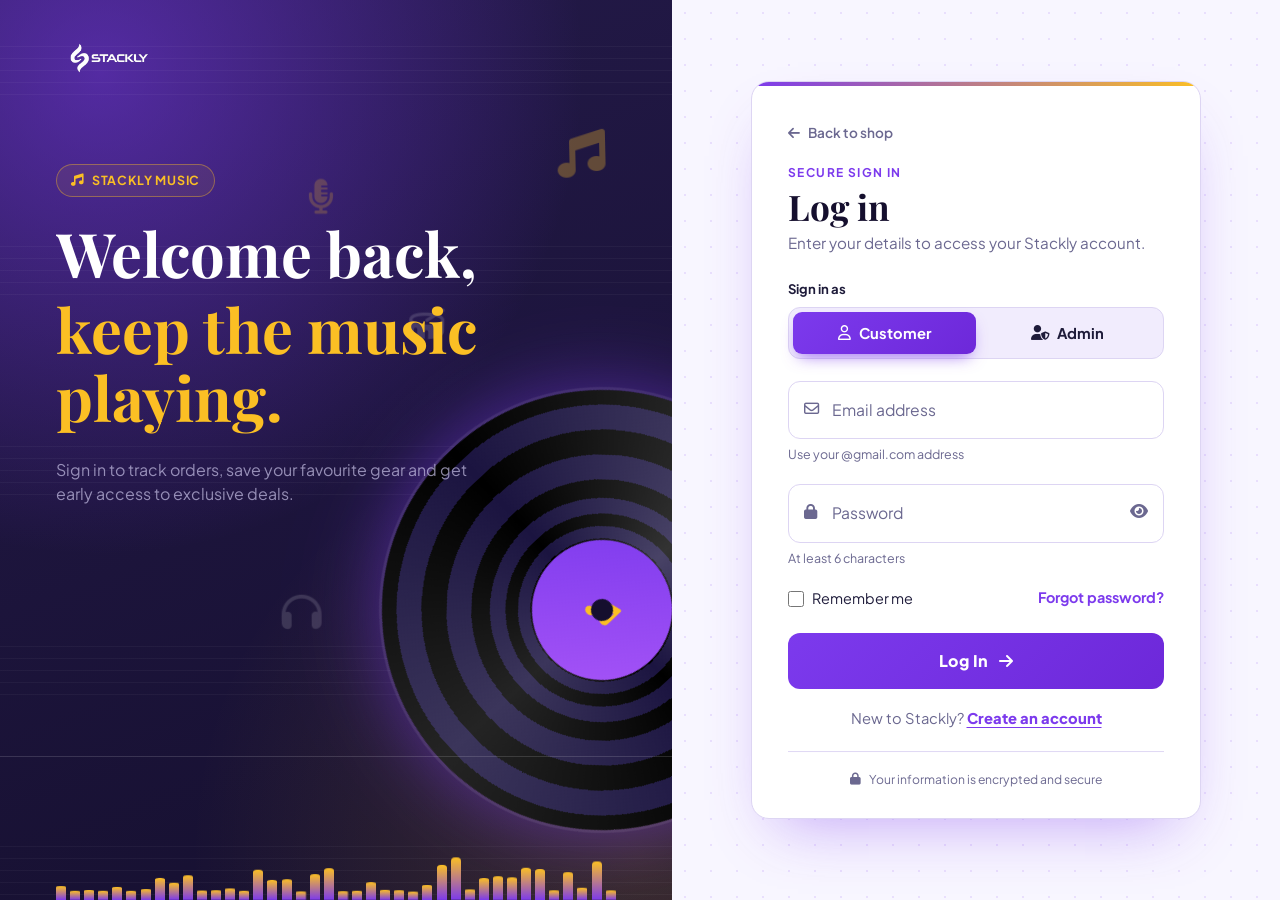
<file: html/login.html>
<!DOCTYPE html>
<html lang="en">
<head>
  <meta charset="UTF-8">
  <meta name="viewport" content="width=device-width, initial-scale=1.0">
  <title>Sign In - Stackly Music</title>
  <link rel="preconnect" href="https://fonts.googleapis.com">
  <link rel="preconnect" href="https://fonts.gstatic.com" crossorigin>
  <link href="https://fonts.googleapis.com/css2?family=Plus+Jakarta+Sans:wght@400;500;600;700;800&family=Playfair+Display:wght@600;700&display=swap" rel="stylesheet">
  <link rel="stylesheet" href="https://cdnjs.cloudflare.com/ajax/libs/font-awesome/6.4.0/css/all.min.css">
  <link rel="stylesheet" href="../css/login.css">
</head>
<body>
  <div class="lg">

    <!-- BRAND PANEL -->
    <aside class="lg-brand" id="brandPanel">
      <div class="staff" aria-hidden="true"></div>
      <div class="notes" aria-hidden="true">
        <i class="note n1 fa-solid fa-music" data-depth="20"></i>
        <i class="note n2 fa-solid fa-guitar" data-depth="30"></i>
        <i class="note n3 fa-solid fa-drum" data-depth="15"></i>
        <i class="note n4 fa-solid fa-headphones" data-depth="25"></i>
        <i class="note n5 fa-solid fa-microphone-lines" data-depth="18"></i>
      </div>
      <div class="vinyl" aria-hidden="true"></div>

      <a href="../index.html" class="lg-logo" aria-label="Stackly home">
        <img src="../assets/stackly_logo.webp" alt="Stackly">
      </a>

      <div class="lg-brand-body">
        <span class="tag"><i class="fa-solid fa-music"></i> Stackly Music</span>
        <h1>
          <span class="ln"><span>Welcome back,</span></span>
          <span class="ln"><span>keep the music playing.</span></span>
        </h1>
        <p>Sign in to track orders, save your favourite gear and get early access to exclusive deals.</p>
        <ul class="perks">
          <li><i class="fa-solid fa-truck-fast"></i> Free express delivery over $99</li>
          <li><i class="fa-solid fa-shield-halved"></i> 2-year warranty on every instrument</li>
          <li><i class="fa-solid fa-headset"></i> Advice from real musicians</li>
        </ul>
      </div>

      <div class="lg-foot">
        <div class="lg-stats">
          <div><b>10k+</b><span>Instruments</span></div>
          <div><b>4.9</b><span>Average rating</span></div>
          <div><b>24h</b><span>Express shipping</span></div>
        </div>
        <div class="eq" aria-hidden="true"></div>
      </div>
    </aside>

    <!-- FORM -->
    <main class="lg-form-wrap">
      <div class="lg-card">
        <a href="../index.html" class="back"><i class="fa-solid fa-arrow-left"></i> Back to shop</a>
        <span class="eyebrow" id="eyebrow">Secure sign in</span>
        <h2>Log in</h2>
        <p class="sub">Enter your details to access your Stackly account.</p>

        <form id="loginForm" novalidate>
          <fieldset class="role">
            <legend>Sign in as</legend>
            <div class="seg">
              <span class="thumb" aria-hidden="true"></span>
              <label><input type="radio" name="role" value="user" checked><span><i class="fa-regular fa-user"></i> Customer</span></label>
              <label><input type="radio" name="role" value="admin"><span><i class="fa-solid fa-user-shield"></i> Admin</span></label>
            </div>
          </fieldset>

          <div class="field">
            <i class="lead fa-regular fa-envelope"></i>
            <input type="email" id="email" placeholder=" " autocomplete="email" required>
            <label for="email">Email address</label>
            <small class="hint" data-for="email">Use your @gmail.com address</small>
          </div>

          <div class="field">
            <i class="lead fa-solid fa-lock"></i>
            <input type="password" id="password" placeholder=" " autocomplete="current-password" required>
            <label for="password">Password</label>
            <button type="button" class="eye" aria-label="Show password"><i class="fa-solid fa-eye"></i></button>
            <small class="hint" data-for="password">At least 6 characters</small>
            <small class="caps" id="capsWarn" hidden><i class="fa-solid fa-triangle-exclamation"></i> Caps Lock is on</small>
          </div>

          <div class="row">
            <label class="remember"><input type="checkbox" id="rememberMe"> Remember me</label>
            <a href="./404.html" class="forgot">Forgot password?</a>
          </div>

          <button type="submit" class="btn" id="loginBtn">
            <span class="lbl">Log In <i class="fa-solid fa-arrow-right"></i></span>
            <span class="spin" aria-hidden="true"></span>
            <span class="done"><i class="fa-solid fa-check"></i> Welcome back!</span>
          </button>
        </form>

        <p class="signup">New to Stackly? <a href="./signup.html">Create an account</a></p>
        <div class="secure"><i class="fa-solid fa-lock"></i> Your information is encrypted and secure</div>
      </div>
    </main>
  </div>

  <script src="https://cdnjs.cloudflare.com/ajax/libs/gsap/3.12.5/gsap.min.js"></script>
  <script src="../js/login.js"></script>
</body>
</html>
</file>
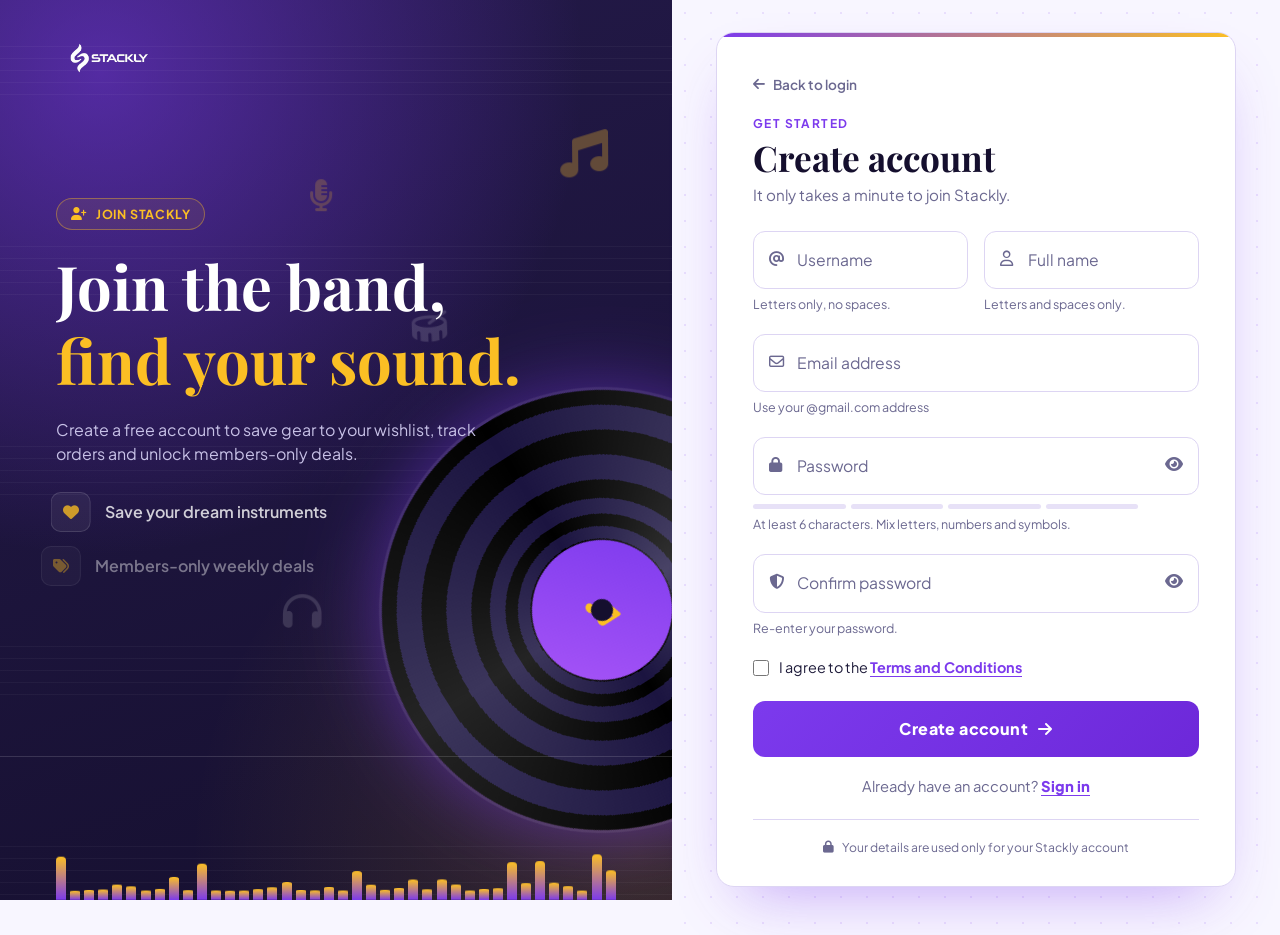
<file: html/signup.html>
<!DOCTYPE html>
<html lang="en">
<head>
  <meta charset="UTF-8">
  <meta name="viewport" content="width=device-width, initial-scale=1.0">
  <title>Create Account - Stackly Music</title>
  <link rel="preconnect" href="https://fonts.googleapis.com">
  <link rel="preconnect" href="https://fonts.gstatic.com" crossorigin>
  <link href="https://fonts.googleapis.com/css2?family=Plus+Jakarta+Sans:wght@400;500;600;700;800&family=Playfair+Display:wght@600;700&display=swap" rel="stylesheet">
  <link rel="stylesheet" href="https://cdnjs.cloudflare.com/ajax/libs/font-awesome/6.4.0/css/all.min.css">
  <link rel="stylesheet" href="../css/login.css">
  <link rel="stylesheet" href="../css/signup.css">
</head>
<body>
<div class="lg">

  <aside class="lg-brand" id="brandPanel">
    <div class="staff" aria-hidden="true"></div>
    <div class="notes" aria-hidden="true">
      <i class="note n1 fa-solid fa-music"></i>
      <i class="note n2 fa-solid fa-guitar"></i>
      <i class="note n3 fa-solid fa-drum"></i>
      <i class="note n4 fa-solid fa-headphones"></i>
      <i class="note n5 fa-solid fa-microphone-lines"></i>
    </div>
    <div class="vinyl" aria-hidden="true"></div>

    <a href="../index.html" class="lg-logo" aria-label="Stackly home"><img src="../assets/stackly_logo.webp" alt="Stackly"></a>

    <div class="lg-brand-body">
      <span class="tag"><i class="fa-solid fa-user-plus"></i> Join Stackly</span>
      <h1>
        <span class="ln"><span>Join the band,</span></span>
        <span class="ln"><span>find your sound.</span></span>
      </h1>
      <p>Create a free account to save gear to your wishlist, track orders and unlock members-only deals.</p>
      <ul class="perks">
        <li><i class="fa-solid fa-heart"></i> Save your dream instruments</li>
        <li><i class="fa-solid fa-tags"></i> Members-only weekly deals</li>
        <li><i class="fa-solid fa-box-open"></i> Track every order in one place</li>
      </ul>
    </div>

    <div class="lg-foot">
      <div class="lg-stats">
        <div><b>10k+</b><span>Instruments</span></div>
        <div><b>2,400+</b><span>Happy musicians</span></div>
      </div>
      <div class="eq" aria-hidden="true"></div>
    </div>
  </aside>

  <main class="lg-form-wrap">
    <div class="lg-card">
      <a href="./login.html" class="back"><i class="fa-solid fa-arrow-left"></i> Back to login</a>
      <span class="eyebrow">Get started</span>
      <h2>Create account</h2>
      <p class="sub">It only takes a minute to join Stackly.</p>

      <form id="signupForm" novalidate>
        <div class="row2">
          <div class="field">
            <i class="lead fa-solid fa-at"></i>
            <input type="text" id="username" placeholder=" " autocomplete="username" maxlength="24" spellcheck="false" required>
            <label for="username">Username</label>
            <small class="hint" data-for="username">Letters only, no spaces.</small>
          </div>
          <div class="field">
            <i class="lead fa-regular fa-user"></i>
            <input type="text" id="fullName" placeholder=" " autocomplete="name" maxlength="48" spellcheck="false" required>
            <label for="fullName">Full name</label>
            <small class="hint" data-for="fullName">Letters and spaces only.</small>
          </div>
        </div>

        <div class="field">
          <i class="lead fa-regular fa-envelope"></i>
          <input type="email" id="email" placeholder=" " autocomplete="email" required>
          <label for="email">Email address</label>
          <small class="hint" data-for="email">Use your @gmail.com address</small>
        </div>

        <div class="field">
          <i class="lead fa-solid fa-lock"></i>
          <input type="password" id="password" placeholder=" " autocomplete="new-password" required>
          <label for="password">Password</label>
          <button type="button" class="eye" data-target="password" aria-label="Show password"><i class="fa-solid fa-eye"></i></button>
          <div class="meter" id="meter" aria-hidden="true"><i></i><i></i><i></i><i></i><em id="meterText"></em></div>
          <small class="hint" data-for="password">At least 6 characters. Mix letters, numbers and symbols.</small>
        </div>

        <div class="field">
          <i class="lead fa-solid fa-shield-halved"></i>
          <input type="password" id="confirmPassword" placeholder=" " autocomplete="new-password" required>
          <label for="confirmPassword">Confirm password</label>
          <button type="button" class="eye" data-target="confirmPassword" aria-label="Show password"><i class="fa-solid fa-eye"></i></button>
          <small class="hint" data-for="confirmPassword">Re-enter your password.</small>
        </div>

        <div class="terms-wrap">
          <label class="terms"><input type="checkbox" id="agreeTerms"> <span>I agree to the <a href="./404.html">Terms and Conditions</a></span></label>
          <small class="hint" data-for="agreeTerms">You must accept the Terms and Conditions to sign up.</small>
        </div>

        <button type="submit" class="btn" id="signupBtn">
          <span class="lbl">Create account <i class="fa-solid fa-arrow-right"></i></span>
          <span class="spin" aria-hidden="true"></span>
          <span class="done"><i class="fa-solid fa-check"></i> Account created!</span>
        </button>
      </form>

      <p class="signup">Already have an account? <a href="./login.html">Sign in</a></p>
      <div class="secure"><i class="fa-solid fa-lock"></i> Your details are used only for your Stackly account</div>
    </div>
  </main>
</div>

<script src="https://cdnjs.cloudflare.com/ajax/libs/gsap/3.12.5/gsap.min.js"></script>
<script src="../js/signup.js"></script>
</body>
</html>
</file>
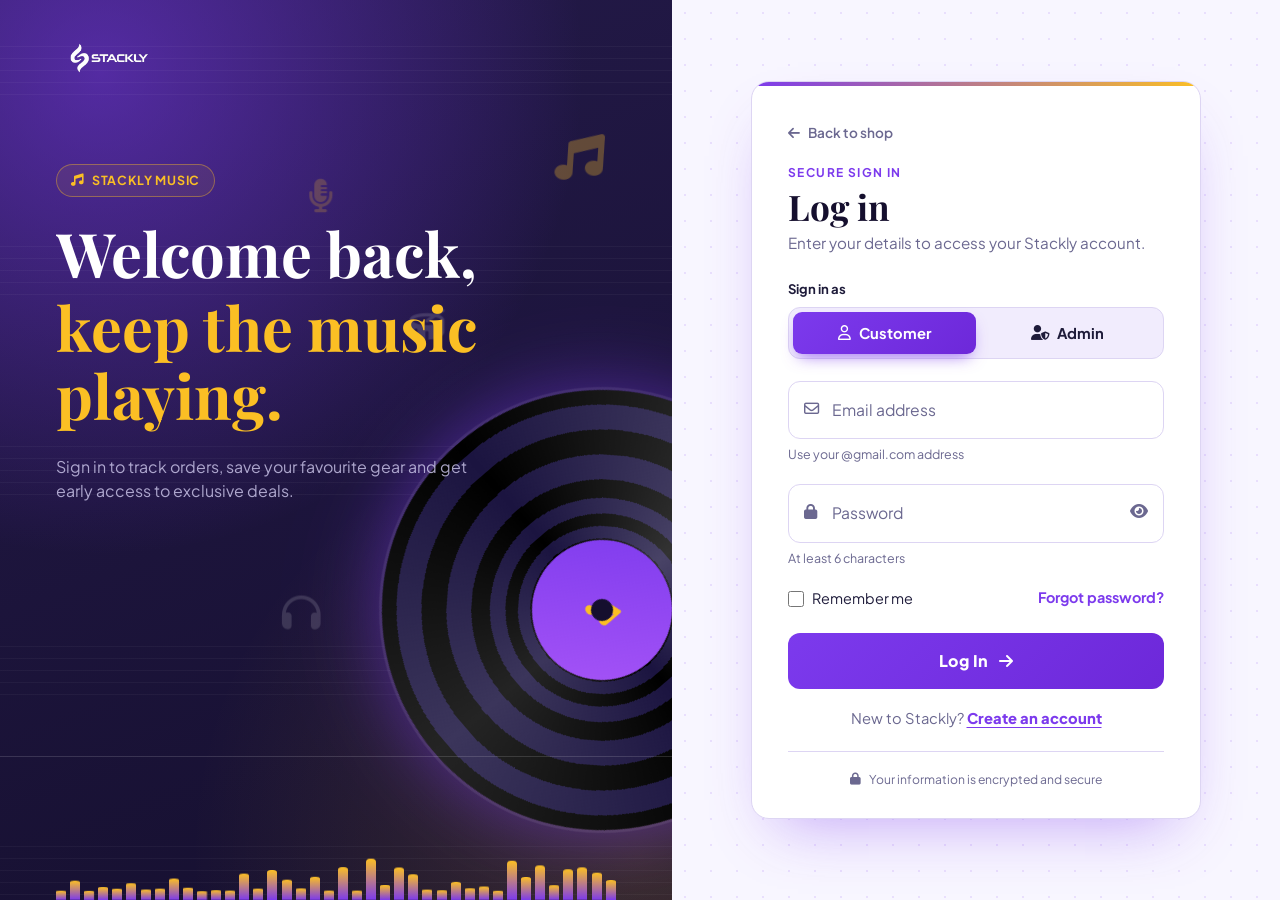
<file: html/user-dashboard.html>
<!DOCTYPE html>
<html lang="en">
<head>
<meta charset="UTF-8">
<meta name="viewport" content="width=device-width, initial-scale=1.0, viewport-fit=cover">
<meta name="theme-color" content="#150F2E">
<title>My Account | Stackly Music</title>
<link rel="preconnect" href="https://fonts.googleapis.com">
<link rel="preconnect" href="https://fonts.gstatic.com" crossorigin>
<link href="https://fonts.googleapis.com/css2?family=Plus+Jakarta+Sans:wght@400;500;600;700;800&family=Playfair+Display:wght@600;700&display=swap" rel="stylesheet">
<link rel="stylesheet" href="https://cdnjs.cloudflare.com/ajax/libs/font-awesome/6.4.0/css/all.min.css">
<style>
:root{--p:#7C3AED;--p2:#6D28D9;--ink:#150F2E;--ink2:#241A4A;--acc:#FBBF24;--bg:#F8F6FF;--line:#E4DDF6;--mut:#6B6890;--ok:#2fae66;--bad:#e5484d;--fh:'Playfair Display',serif;--fb:'Plus Jakarta Sans',system-ui,sans-serif;--ease:cubic-bezier(.2,.8,.2,1);--sw:250px}
*{box-sizing:border-box;margin:0;padding:0}
html,body{max-width:100%;overflow-x:clip}
body{font-family:var(--fb);background:var(--bg);color:#1E1B3A;-webkit-font-smoothing:antialiased}
button{font:inherit;color:inherit;background:none;border:0;cursor:pointer}
a{color:inherit;text-decoration:none}ul{list-style:none}img{max-width:100%;display:block}
.app{display:flex;min-height:100vh}
.side{position:fixed;inset:0 auto 0 0;width:min(var(--sw),86vw);z-index:50;display:flex;flex-direction:column;padding:20px 14px;color:#fff;overflow-y:auto;background:radial-gradient(circle at 10% 0,rgba(124,58,237,.45),transparent 50%),linear-gradient(170deg,var(--ink2),var(--ink))}
.brand{display:flex;justify-content:center;margin-bottom:14px}.brand img{height:56px;width:auto}
.x{display:none;position:absolute;right:10px;top:14px;width:34px;height:34px;color:#fff}
.grp{font-size:.68rem;letter-spacing:1.4px;text-transform:uppercase;color:rgba(255,255,255,.4);margin:16px 10px 6px}
.nav{display:grid;gap:3px}
.nav>*{display:flex;align-items:center;gap:12px;width:100%;padding:10px 12px;border-radius:10px;font-size:.9rem;font-weight:600;color:rgba(255,255,255,.75);text-align:left;transition:.2s}
.nav i{width:18px;text-align:center}
.nav>*:hover{background:rgba(255,255,255,.08);color:#fff;transform:translateX(3px)}
.nav .on{background:linear-gradient(135deg,var(--p),var(--p2));color:#fff;box-shadow:0 8px 18px -8px rgba(124,58,237,.9)}
.nav .n{margin-left:auto;font-size:.68rem;padding:1px 8px;border-radius:99px;background:var(--acc);color:var(--ink)}
.su{display:flex;align-items:center;gap:10px;margin-top:auto;padding:10px;border-radius:12px;background:rgba(255,255,255,.07);border:1px solid rgba(255,255,255,.12)}
.su div{min-width:0}.su b{display:block;font-size:.85rem;text-transform:capitalize;overflow:hidden;text-overflow:ellipsis;white-space:nowrap}
.su small{display:block;font-size:.7rem;opacity:.6;overflow:hidden;text-overflow:ellipsis;white-space:nowrap}
.av{flex:0 0 auto;width:36px;height:36px;border-radius:50%;display:grid;place-items:center;font-family:var(--fh);font-weight:700;text-transform:uppercase;background:var(--acc);color:var(--ink)}
.lo{display:flex;align-items:center;justify-content:center;gap:8px;width:100%;margin-top:8px;padding:10px;border-radius:10px;font-size:.8rem;font-weight:700;color:#ff9a9d;background:rgba(229,72,77,.13);border:1px solid rgba(229,72,77,.3)}
.ov{position:fixed;inset:0;z-index:40;background:rgba(10,8,25,.6);backdrop-filter:blur(3px);opacity:0;visibility:hidden;transition:.25s}.ov.show{opacity:1;visibility:visible}
.main{flex:1;min-width:0;margin-left:var(--sw)}
.top{position:sticky;top:0;z-index:30;display:flex;align-items:center;gap:14px;padding:12px 28px;min-height:64px;background:rgba(248,246,255,.9);backdrop-filter:blur(10px);border-bottom:1px solid var(--line)}
.top h1{font-family:var(--fh);font-size:1.6rem;white-space:nowrap;overflow:hidden;text-overflow:ellipsis}
.burger{display:none;width:38px;height:38px;border-radius:10px;background:#fff;border:1px solid var(--line);place-items:center}
.tr{margin-left:auto;display:flex;align-items:center;gap:10px}
.shop{display:flex;align-items:center;gap:8px;padding:8px 16px;border-radius:99px;font-size:.82rem;font-weight:700;color:#fff;background:var(--p);transition:.2s}.shop:hover{background:var(--p2)}
.content{padding:24px 28px 56px;max-width:1360px;margin:0 auto}
.rise{opacity:0;transform:translateY(14px);animation:rise .55s var(--ease) forwards;animation-delay:calc(var(--i,0)*70ms)}
@keyframes rise{to{opacity:1;transform:none}}
.hero{position:relative;overflow:hidden;display:flex;align-items:center;justify-content:space-between;gap:20px;flex-wrap:wrap;padding:30px 32px;margin-bottom:20px;border-radius:18px;color:#fff;background:radial-gradient(circle at 12% 0,rgba(124,58,237,.6),transparent 55%),radial-gradient(circle at 95% 100%,rgba(251,191,36,.2),transparent 45%),linear-gradient(135deg,var(--ink2),var(--ink))}
.hero>*{position:relative;z-index:1}
.hero .staff{position:absolute;inset:0;z-index:0;opacity:.6;background:repeating-linear-gradient(to bottom,transparent 0 30px,rgba(255,255,255,.07) 30px 31px,transparent 31px 42px)}
.eb{font-size:.72rem;letter-spacing:1.6px;text-transform:uppercase;font-weight:700;color:var(--acc);margin-bottom:6px}
.hero h2{font-family:var(--fh);font-size:2.3rem;line-height:1.1;margin-bottom:8px;text-transform:capitalize}
.hero p{max-width:500px;opacity:.78;line-height:1.6;font-size:.95rem}
.eq{display:flex;align-items:flex-end;gap:4px;height:34px;margin-top:16px}
.eq i{width:5px;height:100%;border-radius:3px;background:linear-gradient(to top,var(--p),var(--acc));transform-origin:bottom;animation:eq 1.1s ease-in-out infinite}
@keyframes eq{0%,100%{transform:scaleY(.2)}50%{transform:scaleY(1)}}
.btn{display:inline-flex;align-items:center;gap:8px;padding:10px 18px;border-radius:10px;font-weight:700;font-size:.88rem;border:1.5px solid var(--p);background:var(--p);color:#fff;transition:.2s}
.btn:hover{transform:translateY(-2px);box-shadow:0 12px 22px -10px rgba(124,58,237,.8)}
.btn.amb{background:var(--acc);border-color:var(--acc);color:var(--ink)}
.btn.gh{background:transparent;color:var(--p)}.btn.sm{padding:6px 12px;font-size:.8rem}
.stats{display:grid;grid-template-columns:repeat(4,minmax(0,1fr));gap:16px;margin-bottom:20px}
.stat{padding:18px;border-radius:14px;background:#fff;border:1px solid var(--line);transition:.25s}
.stat:hover{transform:translateY(-4px);border-color:var(--p);box-shadow:0 18px 30px -18px rgba(124,58,237,.6)}
.stat i{width:40px;height:40px;display:grid;place-items:center;border-radius:10px;margin-bottom:12px;color:var(--p);background:rgba(124,58,237,.1)}
.stat b{display:block;font-family:var(--fh);font-size:2rem;line-height:1}
.stat small{display:block;margin-top:4px;font-size:.78rem;color:var(--mut);font-weight:600}
.g2{display:grid;grid-template-columns:1.7fr 1fr;gap:16px;margin-bottom:16px;align-items:start}.g2>*{min-width:0}
.card{padding:22px;margin-bottom:16px;border-radius:14px;background:#fff;border:1px solid var(--line);min-width:0}.g2 .card{margin-bottom:0}
.ch{display:flex;justify-content:space-between;align-items:flex-start;gap:12px;flex-wrap:wrap;margin-bottom:16px}
.ch h3{font-family:var(--fh);font-size:1.3rem}.ch p{font-size:.8rem;color:var(--mut);margin-top:2px}
.tw{overflow-x:auto}table{width:100%;border-collapse:collapse;min-width:520px}
th{text-align:left;padding:0 10px 10px;font-size:.7rem;text-transform:uppercase;letter-spacing:1px;color:var(--mut);border-bottom:1px solid var(--line)}
td{padding:13px 10px;border-bottom:1px solid var(--line);font-size:.86rem}tr:last-child td{border-bottom:0}
tbody tr:hover{background:rgba(124,58,237,.05)}
.t2{font-size:.75rem;color:var(--mut);margin-top:2px}
.tag{display:inline-block;padding:3px 10px;border-radius:99px;font-size:.72rem;font-weight:700;white-space:nowrap}
.s-processing{background:rgba(251,191,36,.25);color:#8a6206}.s-shipped{background:rgba(124,58,237,.14);color:var(--p2)}.s-delivered{background:rgba(47,174,102,.15);color:#1f8a4f}
.feed li{display:flex;gap:12px;padding:11px 4px;border-radius:10px}.feed li:hover{background:rgba(124,58,237,.05)}
.feed i{flex:0 0 auto;width:34px;height:34px;display:grid;place-items:center;border-radius:10px;font-size:.85rem;background:rgba(124,58,237,.1);color:var(--p)}
.feed p{font-size:.85rem;line-height:1.45}.feed small{font-size:.74rem;color:var(--mut)}
.pg{display:grid;grid-template-columns:repeat(auto-fill,minmax(min(230px,100%),1fr));gap:16px}
.pc{border-radius:14px;overflow:hidden;background:#fff;border:1px solid var(--line);transition:.25s}
.pc:hover{transform:translateY(-4px);box-shadow:0 18px 30px -18px rgba(124,58,237,.6)}
.pc img{height:160px;width:100%;object-fit:cover}
.pc div{padding:14px}.pc h4{font-size:.92rem;margin-bottom:4px}
.pr{font-weight:800;color:var(--p);margin-bottom:10px}.pc .row{display:flex;gap:8px}.pc .row .btn{flex:1;justify-content:center}
.sr{display:flex;justify-content:space-between;align-items:center;gap:16px;padding:16px 0;border-bottom:1px solid var(--line)}.sr:last-child{border-bottom:0}
.sr b{display:block;font-size:.92rem}.sr small{color:var(--mut);font-size:.8rem}
.sw{position:relative;width:44px;height:24px;border-radius:99px;background:#D8D1EE;transition:.3s;flex:0 0 auto}
.sw::after{content:"";position:absolute;top:3px;left:3px;width:18px;height:18px;border-radius:50%;background:#fff;transition:.3s var(--ease)}
.sw.on{background:var(--p)}.sw.on::after{transform:translateX(20px)}
.prof{display:flex;align-items:center;gap:16px;flex-wrap:wrap;margin-bottom:16px}.prof .av{width:64px;height:64px;font-size:1.8rem;background:var(--p);color:#fff}
.toast{position:fixed;left:50%;bottom:24px;z-index:100;max-width:calc(100vw - 32px);text-align:center;transform:translate(-50%,20px);padding:12px 20px;border-radius:10px;background:var(--ink);color:#fff;font-size:.86rem;opacity:0;pointer-events:none;transition:.3s var(--ease)}.toast.show{opacity:1;transform:translate(-50%,0)}
@media(max-width:1100px){.g2{grid-template-columns:minmax(0,1fr)}}
@media(max-width:1024px){.side{transform:translateX(-100%);transition:transform .35s var(--ease)}.side.open{transform:none}.main{margin-left:0}.x,.burger{display:grid}.stats{grid-template-columns:repeat(2,minmax(0,1fr))}}
@media(max-width:720px){.content{padding:18px 16px 44px}.top{padding:10px 14px}.shop span{display:none}.hero{padding:24px 20px}.hero h2{font-size:1.8rem}.top h1{font-size:1.3rem}}
@media(max-width:480px){.stats{grid-template-columns:minmax(0,1fr)}.card{padding:16px}}
@media(prefers-reduced-motion:reduce){*,*::before,*::after{animation:none!important;transition:none!important}.rise{opacity:1;transform:none}}

/* ---- Polished mobile drawer + hamburger ---- */
@keyframes navIn{from{opacity:0;transform:translateX(-18px)}to{opacity:1;transform:none}}
@media(max-width:1024px){
  .side{width:min(300px,84vw);padding:22px 16px calc(18px + env(safe-area-inset-bottom,0px));border-radius:0 24px 24px 0;box-shadow:24px 0 60px -20px rgba(0,0,0,.65)}
  .brand{margin:4px 0 18px;padding-bottom:18px;border-bottom:1px solid rgba(255,255,255,.1)}
  .brand img{height:54px}
  .x{top:18px;right:14px;width:36px;height:36px;border-radius:50%;background:rgba(255,255,255,.1);border:1px solid rgba(255,255,255,.22);font-size:1rem;transition:.25s}
  .x:hover,.x:active{background:var(--acc);color:var(--ink);transform:rotate(90deg)}
  .grp{margin:8px 10px 10px}
  .nav{gap:6px}
  .nav>*{padding:13px 14px;font-size:.95rem}
  .nav i{width:20px;font-size:1rem}
  .side.open .nav>*{animation:navIn .45s var(--ease) both}
  .side.open .nav>*:nth-child(2){animation-delay:.06s}
  .side.open .nav>*:nth-child(3){animation-delay:.12s}
  .side.open .nav>*:nth-child(4){animation-delay:.18s}
  .su{margin-top:auto;padding:12px}
  .ov{background:rgba(10,8,25,.65);backdrop-filter:blur(4px)}
  .burger{width:42px;height:42px;border:0;color:#fff;font-size:1.05rem;background:linear-gradient(135deg,var(--p),var(--p2));box-shadow:0 8px 16px -8px rgba(124,58,237,.9);transition:transform .2s}
  .burger:active{transform:scale(.93)}
}
/* ---- Close button alignment fix ---- */
@media (max-width: 1024px) {
  .x {
    top: 35px;                 /* logo center = 22 + 4 + 27 = 53px, minus half the button (18px) */
    right: 14px;
    width: 36px;
    height: 36px;
    padding: 0;
    display: grid;
    place-items: center;       /* centers the × inside the circle */
    line-height: 1;
    font-size: 1rem;
  }
  .x i {
    display: block;
    line-height: 1;
  }
}
</style>
</head>
<body>
<div class="app">
  <div class="ov" id="ov"></div>
  <aside class="side" id="side">
    <button class="x" id="closeSide" aria-label="Close menu"><i class="fa-solid fa-xmark"></i></button>
    <a href="../index.html" class="brand"><img src="../assets/stackly_logo.webp" alt="Stackly"></a>
    <p class="grp">My account</p><nav class="nav" id="navMain"></nav>
    <div class="su"><span class="av" id="sAv">?</span><div><b id="sName">Musician</b><small id="sMail">&mdash;</small></div></div>
    <button class="lo" id="logoutBtn"><i class="fa-solid fa-right-from-bracket"></i> Logout</button>
  </aside>

  <main class="main">
    <header class="top">
      <button class="burger" id="burger" aria-label="Open menu"><i class="fa-solid fa-bars"></i></button>
      <h1 id="title">Dashboard</h1>
      <div class="tr"><a href="./products.html" class="shop"><i class="fa-solid fa-bag-shopping"></i><span>Continue shopping</span></a><span class="av" id="tAv">?</span></div>
    </header>
    <div class="content" id="content"></div>
  </main>
</div>
<div class="toast" id="toast" role="status"></div>

<script>
(function () {
  'use strict';
  /* ---- Session (saved by login.js) ---- */
  var user = null;
  try { if (localStorage.getItem('isAuthenticated') === 'true') user = JSON.parse(localStorage.getItem('user') || 'null'); } catch (e) {}
  if (!user || !user.email) { location.replace('./login.html'); return; }
  if (user.role === 'admin') { location.replace('./admin-dashboard.html'); return; }

  var email = user.email, name = email.split('@')[0], ini = name.charAt(0).toUpperCase();
  var $ = function (id) { return document.getElementById(id); };
  var esc = function (s) { return String(s).replace(/[&<>"']/g, function (c) { return { '&': '&amp;', '<': '&lt;', '>': '&gt;', '"': '&quot;', "'": '&#39;' }[c]; }); };
  var usd = function (n) { return '$' + n.toLocaleString('en-US', { minimumFractionDigits: 2 }); };
  var tt;
  function toast(m) { var t = $('toast'); t.textContent = m; t.classList.add('show'); clearTimeout(tt); tt = setTimeout(function () { t.classList.remove('show'); }, 2200); }
  function logout() { ['user', 'isAuthenticated', 'stacklyNav'].forEach(function (k) { localStorage.removeItem(k); }); location.href = './login.html'; }

  /* ---- Sample data (replace with real data later) ---- */
  var IMG = function (id) { return 'https://images.unsplash.com/' + id + '?auto=format&fit=crop&w=600&q=70'; };
  var orders = [
    { id: 'ST-2041', item: 'Aura Deluxe Acoustic Guitar', date: 'Sep 24, 2026', amt: 799, st: 'shipped' },
    { id: 'ST-2036', item: 'Studio Condenser Mic', date: 'Sep 18, 2026', amt: 299, st: 'processing' },
    { id: 'ST-2019', item: 'Pro 88-Key Stage Keyboard', date: 'Sep 2, 2026', amt: 1249, st: 'delivered' },
    { id: 'ST-1987', item: 'Classic Violin Master Series', date: 'Aug 15, 2026', amt: 680, st: 'delivered' }
  ];
  var wish = [
    { t: 'Master Custom Drum Kit', p: 1599, i: 'photo-1519892300165-cb5542fb47c7' },
    { t: 'Vintage Electric Sunburst Guitar', p: 949, i: 'photo-1550291652-6ea9114a47b1' },
    { t: 'Studio Condenser Mic', p: 299, i: 'photo-1590602847861-f357a9332bbc' }
  ];
  var feed = [
    { i: 'fa-truck-fast', t: 'Your Aura Deluxe Acoustic Guitar has shipped', w: '2h ago' },
    { i: 'fa-tag', t: 'Weekly deal: up to 35% off studio monitoring gear', w: '1d ago' },
    { i: 'fa-heart', t: 'Master Custom Drum Kit is back in stock', w: '2d ago' },
    { i: 'fa-circle-check', t: 'Pro 88-Key Stage Keyboard was delivered', w: '3w ago' }
  ];
  var pages = {
    dashboard: { t: 'Dashboard', i: 'fa-gauge-high' }, orders: { t: 'My Orders', i: 'fa-box' },
    wishlist: { t: 'Wishlist', i: 'fa-heart' }, settings: { t: 'Settings', i: 'fa-gear' }
  };
  var prefs = { ship: true, deals: true, news: false };

  function tag(s) { return '<span class="tag s-' + s + '">' + s.charAt(0).toUpperCase() + s.slice(1) + '</span>'; }
  function stat(i, ic, v, l, d) { return '<div class="stat rise" style="--i:' + i + '"><i class="fa-solid ' + ic + '"></i><b data-c="' + v + '">0</b><small>' + l + '</small></div>'; }
  function rows(list) {
    return list.map(function (o) { return '<tr><td><b>' + esc(o.item) + '</b><div class="t2">' + o.id + '</div></td><td>' + o.date + '</td><td><b>' + usd(o.amt) + '</b></td><td>' + tag(o.st) + '</td></tr>'; }).join('');
  }
  var head = '<thead><tr><th>Item</th><th>Date</th><th>Total</th><th>Status</th></tr></thead>';
  function wcard(w, k) {
    return '<div class="pc rise" style="--i:' + k + '"><img src="' + IMG(w.i) + '" alt="' + esc(w.t) + '" loading="lazy"><div><h4>' + esc(w.t) + '</h4><p class="pr">' + usd(w.p) + '</p><div class="row"><button class="btn sm" data-cart="' + esc(w.t) + '"><i class="fa-solid fa-bag-shopping"></i> Add</button><button class="btn gh sm" data-rm="' + k + '" aria-label="Remove"><i class="fa-solid fa-trash"></i></button></div></div></div>';
  }
  function tog(k, t, s) { return '<div class="sr"><div><b>' + t + '</b><small>' + s + '</small></div><button class="sw' + (prefs[k] ? ' on' : '') + '" data-t="' + k + '" role="switch" aria-checked="' + prefs[k] + '" aria-label="' + t + '"></button></div>'; }
  var eq = '<div class="eq" aria-hidden="true">' + new Array(14).join('<i></i>').replace(/<i><\/i>/g, function () { return '<i style="animation-delay:' + (Math.random() * 1).toFixed(2) + 's"></i>'; }) + '</div>';

  var views = {
    dashboard: function () {
      var spent = orders.reduce(function (a, o) { return a + o.amt; }, 0);
      return '<div class="hero rise"><div class="staff"></div><div><div class="eb">Welcome back</div><h2>Hello, ' + esc(name) + '</h2><p>Track your orders, revisit your wishlist and discover new gear picked for your sound.</p>' + eq + '</div>' +
        '<div style="display:flex;gap:10px;flex-wrap:wrap"><a class="btn amb" href="./products.html"><i class="fa-solid fa-guitar"></i> Shop instruments</a><a class="btn gh" style="color:#fff;border-color:rgba(255,255,255,.4)" href="./soundstudio.html">Sound Studio</a></div></div>' +
        '<section class="stats">' + stat(1, 'fa-box', orders.length, 'Total orders') + stat(2, 'fa-truck-fast', 1, 'On the way') + stat(3, 'fa-heart', wish.length, 'Wishlist items') + stat(4, 'fa-star', Math.round(spent / 10), 'Reward points') + '</section>' +
        '<section class="g2"><div class="card rise" style="--i:5"><div class="ch"><div><h3>Recent orders</h3><p>Your latest purchases</p></div><button class="btn gh sm" data-nav="orders">View all</button></div><div class="tw"><table>' + head + '<tbody>' + rows(orders.slice(0, 3)) + '</tbody></table></div></div>' +
        '<div class="card rise" style="--i:6"><div class="ch"><div><h3>Activity</h3><p>Latest updates</p></div></div><ul class="feed">' + feed.map(function (f) { return '<li><i class="fa-solid ' + f.i + '"></i><div><p>' + f.t + '</p><small>' + f.w + '</small></div></li>'; }).join('') + '</ul></div></section>' +
        '<div class="card rise" style="--i:7"><div class="ch"><div><h3>From your wishlist</h3><p>Ready when you are</p></div><button class="btn gh sm" data-nav="wishlist">See all</button></div><div class="pg">' + wish.map(wcard).join('') + '</div></div>';
    },
    orders: function () {
      return '<div class="card rise"><div class="ch"><div><h3>My orders</h3><p>Everything you have bought from Stackly</p></div><a class="btn sm" href="./products.html">Shop more</a></div><div class="tw"><table>' + head + '<tbody>' + rows(orders) + '</tbody></table></div></div>';
    },
    wishlist: function () {
      return '<div class="card rise"><div class="ch"><div><h3>My wishlist</h3><p>' + wish.length + ' saved instrument' + (wish.length === 1 ? '' : 's') + '</p></div></div>' +
        (wish.length ? '<div class="pg">' + wish.map(wcard).join('') + '</div>' : '<p style="color:var(--mut)">Your wishlist is empty. <a href="./products.html" style="color:var(--p);font-weight:700">Browse instruments</a></p>') + '</div>';
    },
    settings: function () {
      return '<div class="card rise"><div class="ch"><div><h3>Profile</h3><p>Your account details</p></div></div><div class="prof"><span class="av">' + esc(ini) + '</span><div><h3 style="font-family:var(--fh);text-transform:capitalize">' + esc(name) + '</h3><small style="color:var(--mut)">' + esc(email) + '</small></div></div></div>' +
        '<div class="card rise" style="--i:1"><div class="ch"><div><h3>Notifications</h3><p>Choose what you hear from us</p></div></div>' +
        tog('ship', 'Order updates', 'Shipping and delivery alerts') + tog('deals', 'Deal alerts', 'Weekly offers on gear you like') + tog('news', 'Newsletter', 'Tips, reviews and new arrivals') + '</div>' +
        '<div class="card rise" style="--i:2"><div class="ch"><div><h3>Session</h3><p>Signed in as ' + esc(email) + '</p></div></div><button class="btn" id="setLo" style="background:var(--bad);border-color:var(--bad)"><i class="fa-solid fa-right-from-bracket"></i> Logout</button></div>';
    }
  };

  var cur = localStorage.getItem('stacklyNav'); if (!pages[cur]) cur = 'dashboard';
  function nav() {
    $('navMain').innerHTML = Object.keys(pages).map(function (k) {
      var n = k === 'wishlist' ? '<span class="n">' + wish.length + '</span>' : '';
      return '<button data-nav="' + k + '" class="' + (k === cur ? 'on' : '') + '"><i class="fa-solid ' + pages[k].i + '"></i>' + pages[k].t + n + '</button>';
    }).join('');
  }
  function count() {
    [].forEach.call(document.querySelectorAll('[data-c]'), function (el) {
      var end = +el.getAttribute('data-c'), t0 = null;
      (function step(t) { if (!t0) t0 = t; var p = Math.min((t - t0) / 800, 1); el.textContent = Math.round(end * (1 - Math.pow(1 - p, 3))); if (p < 1) requestAnimationFrame(step); })(performance.now());
    });
  }
  function render() {
    $('title').textContent = pages[cur].t; $('content').innerHTML = views[cur](); nav(); scrollTo(0, 0); count();
    var b = $('setLo'); if (b) b.addEventListener('click', logout);
  }
  function side(open) { $('side').classList.toggle('open', open); $('ov').classList.toggle('show', open); document.body.style.overflow = open ? 'hidden' : ''; }

  ['sName'].forEach(function (id) { $(id).textContent = name; });
  $('sMail').textContent = email; $('sAv').textContent = ini; $('tAv').textContent = ini;
  $('burger').addEventListener('click', function () { side(true); });
  $('closeSide').addEventListener('click', function () { side(false); });
  $('ov').addEventListener('click', function () { side(false); });
  $('logoutBtn').addEventListener('click', logout);
  document.addEventListener('keydown', function (e) { if (e.key === 'Escape') side(false); });
  document.addEventListener('click', function (e) {
    var n = e.target.closest('[data-nav]');
    if (n) { cur = n.getAttribute('data-nav'); localStorage.setItem('stacklyNav', cur); side(false); render(); return; }
    var c = e.target.closest('[data-cart]'); if (c) { toast(c.getAttribute('data-cart') + ' added to cart!'); return; }
    var r = e.target.closest('[data-rm]'); if (r) { wish.splice(+r.getAttribute('data-rm'), 1); toast('Removed from wishlist'); render(); return; }
    var t = e.target.closest('[data-t]');
    if (t) { var k = t.getAttribute('data-t'); prefs[k] = !prefs[k]; t.classList.toggle('on', prefs[k]); t.setAttribute('aria-checked', prefs[k]); }
  });
  render();
})();
</script>
</body>
</html>
</file>
<file: css/styles.css>
/* ==========================================================================
   RESET & VARIABLES
   ========================================================================== */
:root {
  --primary: #7C3AED;
  --primary-hover: #6D28D9;
  --secondary: #150F2E;
  --secondary-hover: #241A4A;
  --accent: #FBBF24;
  --bg-light: #F8F6FF;
  --bg-white: #FFFFFF;
  --text-dark: #1E1B3A;
  --text-muted: #6B6890;
  --border-color: #E7E3F5;
  --shadow-sm: 0 2px 4px rgba(0,0,0,0.05);
  --shadow-md: 0 10px 25px rgba(0,0,0,0.08);
  --shadow-lg: 0 20px 35px rgba(0,0,0,0.12);
  --radius-sm: 8px;
  --radius-md: 14px;
  --radius-lg: 20px;
  --transition: all 0.3s cubic-bezier(0.16, 1, 0.3, 1);
}

* { margin: 0; padding: 0; box-sizing: border-box; }

html {
  scroll-behavior: smooth;
  font-family: 'Plus Jakarta Sans', sans-serif;
  color: var(--text-dark);
  background-color: var(--bg-light);
}

body { line-height: 1.6; overflow-x: hidden; overflow-wrap: break-word; }
a { text-decoration: none; color: inherit; }
ul { list-style: none; }
img { max-width: 100%; height: auto; display: block; }

.container { max-width: 1240px; margin: 0 auto; padding: 0 20px; }
.section { padding: 80px 0; }

/* BUTTONS & BADGES */
.btn {
  display: inline-flex; align-items: center; justify-content: center; gap: 8px;
  padding: 12px 24px; border-radius: var(--radius-sm);
  font-weight: 600; font-size: 0.95rem; font-family: inherit;
  cursor: pointer; border: none; transition: var(--transition);
}
.btn-primary { background-color: var(--primary); color: #fff; }
.btn-primary:hover { background-color: var(--primary-hover); transform: translateY(-2px); box-shadow: 0 8px 18px rgba(124,58,237,0.3); }
.btn-secondary { background-color: var(--secondary); color: #fff; }
.btn-secondary:hover { background-color: var(--secondary-hover); }
.btn-outline { border: 2px solid var(--secondary); background: transparent; color: var(--secondary); }
.btn-outline:hover { background: var(--secondary); color: #fff; }
.btn-login { background: rgba(255,255,255,0.08); color: #fff; border: 1px solid rgba(255,255,255,0.18); }
.btn-login:hover { background: var(--primary); color: #fff; border-color: var(--primary); }
.btn-block { width: 100%; }
.btn-link { background: none; border: none; color: var(--primary); font-weight: 700; cursor: pointer; font-family: inherit; }

.badge {
  display: inline-block; padding: 4px 12px; background-color: rgba(124,58,237,0.1);
  color: var(--primary); border-radius: 50px; font-size: 0.8rem; font-weight: 700;
  text-transform: uppercase; margin-bottom: 12px;
}
.badge-accent { background-color: rgba(251,191,36,0.25); color: #B45309; }

/* HEADER */
.header {
  position: sticky; top: 0; left: 0; width: 100%; background: var(--secondary);
  z-index: 100; border-bottom: 1px solid rgba(255,255,255,0.08); transition: var(--transition);
}
.header-container {
  display: flex; align-items: center; justify-content: space-between;
  padding: 8px 20px; min-height: 72px; max-width: 1240px; margin: 0 auto;
}
.logo { display: flex; align-items: center; gap: 10px; }
.logo-img { height: 72px; width: auto; display: block; margin: -12px 0; }

.nav-list { display: flex; align-items: center; gap: 32px; }
.nav-link { font-weight: 600; font-size: 0.95rem; color: #CFC9EA; transition: var(--transition); position: relative; }
.nav-link:hover, .nav-link.active { color: var(--primary); }
.nav-link.active::after {
  content: ''; position: absolute; bottom: -6px; left: 0; width: 100%; height: 2px;
  background-color: var(--primary); border-radius: 2px;
}

.header-actions { display: flex; align-items: center; gap: 16px; }
.cart-btn { position: relative; background: none; border: none; font-size: 1.25rem; color: #fff; cursor: pointer; padding: 8px; }
.cart-badge {
  position: absolute; top: 0; right: 0; background-color: var(--primary); color: #fff;
  font-size: 0.7rem; font-weight: 700; width: 18px; height: 18px; border-radius: 50%;
  display: flex; align-items: center; justify-content: center;
}
.hamburger { display: none; background: none; border: none; font-size: 1.5rem; color: #fff; cursor: pointer; }

/* MOBILE DRAWER */
.mobile-drawer {
  position: fixed; top: 0; left: -300px; width: 300px; height: 100%; background: #fff;
  z-index: 200; box-shadow: var(--shadow-lg); display: flex; flex-direction: column; transition: var(--transition);
}
.mobile-drawer.active { left: 0; }
.mobile-drawer-header { padding: 20px; display: flex; align-items: center; justify-content: space-between; background: var(--secondary); }
.close-drawer { background: none; border: none; color: #fff; font-size: 2rem; cursor: pointer; }
.mobile-nav-list { padding: 20px; display: flex; flex-direction: column; gap: 16px; }
.mobile-nav-link { font-size: 1.1rem; font-weight: 600; color: var(--secondary); }
.mobile-drawer-footer { margin-top: auto; padding: 20px; }
.drawer-overlay { position: fixed; inset: 0; background: rgba(0,0,0,0.5); z-index: 150; display: none; }
.drawer-overlay.active { display: block; }

/* HERO */
.hero { padding: 60px 0 80px; background: linear-gradient(135deg, #F1EAFF 0%, #FFFFFF 100%); }
.hero-container {
  max-width: 1240px; margin: 0 auto; padding: 0 20px;
  display: grid; grid-template-columns: 1fr 1fr; gap: 40px; align-items: center;
}
.hero-title { font-family: 'Playfair Display', serif; font-size: 3.2rem; line-height: 1.15; color: var(--secondary); margin-bottom: 16px; }
.hero-subtitle { font-size: 1.05rem; color: var(--text-muted); margin-bottom: 30px; }
.hero-buttons { display: flex; gap: 16px; margin-bottom: 40px; }
.hero-stats { display: flex; gap: 40px; border-top: 1px solid var(--border-color); padding-top: 24px; }
.stat-num { display: block; font-size: 1.5rem; font-weight: 800; color: var(--secondary); }
.stat-label { font-size: 0.85rem; color: var(--text-muted); }
.image-wrapper { position: relative; }
.hero-img { border-radius: var(--radius-lg); box-shadow: var(--shadow-lg); }
.hero-floating-card {
  position: absolute; bottom: 20px; left: -20px; background: rgba(255,255,255,0.95);
  backdrop-filter: blur(8px); padding: 16px 20px; border-radius: var(--radius-md);
  box-shadow: var(--shadow-md); display: flex; align-items: center; gap: 14px;
}
.hero-floating-card .card-icon { font-size: 1.8rem; color: var(--accent); }

/* CATEGORIES */
.section-header { text-align: center; max-width: 600px; margin: 0 auto 50px; }
.section-title { font-family: 'Playfair Display', serif; font-size: 2.2rem; color: var(--secondary); }
.section-subtitle { color: var(--primary); font-weight: 700; font-size: 0.85rem; text-transform: uppercase; }

.categories-grid { display: grid; grid-template-columns: repeat(auto-fit, minmax(min(240px, 100%), 1fr)); gap: 24px; }
.category-card { background: var(--bg-white); padding: 30px 24px; border-radius: var(--radius-md); border: 1px solid var(--border-color); transition: var(--transition); }
.category-card:hover { transform: translateY(-5px); box-shadow: var(--shadow-md); border-color: var(--primary); }
.cat-icon { font-size: 2.2rem; color: var(--primary); margin-bottom: 16px; }
.category-card h3 { font-size: 1.2rem; margin-bottom: 6px; }
.category-card p { color: var(--text-muted); font-size: 0.9rem; margin-bottom: 16px; }
.cat-link { font-weight: 700; font-size: 0.9rem; color: var(--primary); }

/* FEATURED PRODUCTS */
.products-grid { display: grid; grid-template-columns: repeat(auto-fit, minmax(min(280px, 100%), 1fr)); gap: 30px; }
.product-card { background: var(--bg-white); border-radius: var(--radius-md); border: 1px solid var(--border-color); overflow: hidden; transition: var(--transition); }
.product-card:hover { box-shadow: var(--shadow-md); transform: translateY(-4px); }
.product-img-box { position: relative; height: 240px; overflow: hidden; background: #F1EEFB; }
.product-img-box img { width: 100%; height: 100%; object-fit: cover; transition: var(--transition); }
.product-card:hover .product-img-box img { transform: scale(1.05); }
.product-tag { position: absolute; top: 12px; left: 12px; background: var(--secondary); color: #fff; font-size: 0.75rem; padding: 4px 10px; border-radius: 4px; font-weight: 600; z-index: 1; }
.product-tag.hot { background: var(--primary); }
.product-actions { position: absolute; right: 12px; top: 12px; display: flex; flex-direction: column; gap: 8px; opacity: 0; transition: var(--transition); }
.product-card:hover .product-actions { opacity: 1; }
.action-btn { width: 36px; height: 36px; border-radius: 50%; background: #fff; border: none; cursor: pointer; box-shadow: var(--shadow-sm); transition: var(--transition); }
.action-btn:hover { background: var(--primary); color: #fff; }
.product-content { padding: 20px; }
.product-rating { color: var(--accent); font-size: 0.85rem; margin-bottom: 6px; }
.product-rating span { color: var(--text-muted); font-size: 0.8rem; margin-left: 4px; }
.product-title { font-size: 1.05rem; font-weight: 700; margin-bottom: 8px; }
.product-price { font-size: 1.15rem; font-weight: 800; color: var(--primary); margin-bottom: 16px; }
.old-price { color: var(--text-muted); text-decoration: line-through; font-size: 0.9rem; font-weight: 400; margin-left: 6px; }

/* SOUND STUDIO */
.studio-card { background: linear-gradient(135deg, #2E1B6B 0%, #150F2E 100%); color: #fff; padding: 50px; border-radius: var(--radius-lg); text-align: center; }
.studio-header h2 { font-family: 'Playfair Display', serif; font-size: 2.2rem; margin-bottom: 10px; }
.studio-header p { color: #B9B3DC; max-width: 600px; margin: 0 auto 30px; }
.studio-pads { display: flex; flex-wrap: wrap; justify-content: center; gap: 16px; }
.sound-pad {
  background: rgba(255,255,255,0.08); border: 1px solid rgba(255,255,255,0.15); color: #fff;
  padding: 20px 24px; border-radius: var(--radius-md); cursor: pointer; display: flex;
  flex-direction: column; align-items: center; gap: 10px; min-width: 120px;
  font-family: inherit; transition: var(--transition);
}
.sound-pad i { font-size: 1.8rem; color: var(--primary); }
.sound-pad:hover, .sound-pad:active { background: var(--primary); transform: scale(1.05); }
.sound-pad:hover i { color: #fff; }

/* DEALS */
.deals-wrapper { background: #FFF; border: 1px solid var(--border-color); border-radius: var(--radius-lg); padding: 50px; display: grid; grid-template-columns: 1fr 1fr; gap: 40px; align-items: center; }
.countdown { display: flex; gap: 16px; margin: 24px 0 30px; }
.time-unit { background: var(--bg-light); padding: 12px 18px; border-radius: var(--radius-sm); text-align: center; min-width: 70px; }
.time-unit span { font-size: 1.5rem; font-weight: 800; color: var(--primary); }
.time-unit p { font-size: 0.75rem; color: var(--text-muted); }
.deals-img-box img { border-radius: var(--radius-md); }

/* REVIEWS */
.reviews {
  padding: 80px 0 120px;
  background:
    radial-gradient(circle at 12% 0%, rgba(124,58,237,0.3), transparent 45%),
    radial-gradient(circle at 92% 100%, rgba(251,191,36,0.14), transparent 40%),
    #150F2E;
}
.reviews .section-header { margin-bottom: 40px; }
.reviews .section-title { color: #fff; }
.reviews-grid { display: grid; grid-template-columns: repeat(auto-fit, minmax(min(280px, 100%), 1fr)); gap: 24px; }

.review-summary {
  background: linear-gradient(135deg, #5B21B6 0%, #7C3AED 60%, #A855F7 100%); color: #fff;
  padding: 32px; border-radius: var(--radius-md); display: flex; flex-direction: column;
  justify-content: center; box-shadow: 0 18px 40px rgba(124,58,237,0.3);
}
.rating-score { font-family: 'Playfair Display', serif; font-size: 4rem; font-weight: 700; line-height: 1; }
.rating-score small { font-family: 'Plus Jakarta Sans', sans-serif; font-size: 1.1rem; font-weight: 600; opacity: 0.85; margin-left: 4px; }
.review-summary .review-stars { color: #FCD34D; margin: 12px 0; }
.review-summary p { font-weight: 500; max-width: 240px; }

.eq { display: flex; align-items: flex-end; gap: 5px; height: 40px; margin-top: 24px; }
.eq span { width: 6px; height: 30%; background: rgba(255,255,255,0.9); border-radius: 3px; animation: eq 1.1s ease-in-out infinite; }
.eq span:nth-child(2) { animation-delay: 0.15s; }
.eq span:nth-child(3) { animation-delay: 0.3s; }
.eq span:nth-child(4) { animation-delay: 0.45s; }
.eq span:nth-child(5) { animation-delay: 0.6s; }
.eq span:nth-child(6) { animation-delay: 0.75s; }
.eq span:nth-child(7) { animation-delay: 0.9s; }
@keyframes eq { 0%, 100% { height: 20%; } 50% { height: 100%; } }
@media (prefers-reduced-motion: reduce) { .eq span { animation: none; height: 60%; } }

.review-card { position: relative; background: rgba(255,255,255,0.05); border: 1px solid rgba(255,255,255,0.1); padding: 32px; border-radius: var(--radius-md); transition: var(--transition); }
.review-card::before { content: '\201C'; position: absolute; top: 6px; right: 22px; font-family: 'Playfair Display', serif; font-size: 5rem; line-height: 1; color: var(--primary); opacity: 0.35; }
.review-card:hover { transform: translateY(-4px); border-color: var(--primary); background: rgba(255,255,255,0.08); }
.review-stars { color: var(--accent); margin-bottom: 12px; }
.review-text { font-style: italic; color: #E6E2F7; margin-bottom: 24px; }
.reviewer { display: flex; align-items: center; gap: 14px; }
.reviewer img { width: 48px; height: 48px; border-radius: 50%; object-fit: cover; border: 2px solid var(--primary); }
.reviewer h5 { font-size: 1rem; font-weight: 700; color: #fff; }
.reviewer span { font-size: 0.8rem; color: #A9A4C9; }

/* ABOUT & FEATURES BAR */
.about.section { padding: 0 0 70px; margin-top: -56px; position: relative; z-index: 2; }
.features-bar {
  display: grid; grid-template-columns: repeat(auto-fit, minmax(min(220px, 100%), 1fr)); gap: 20px;
  background: #fff; padding: 30px; border-radius: var(--radius-md);
  border: 1px solid var(--border-color); box-shadow: var(--shadow-md);
}
.feature-box { display: flex; align-items: center; gap: 16px; }
.feature-box i { font-size: 2rem; color: var(--primary); }
.feature-box h4 { font-size: 0.95rem; font-weight: 700; }
.feature-box p { font-size: 0.8rem; color: var(--text-muted); }

/* CTA */
.btn-light { background: var(--accent); color: var(--secondary); }
.btn-light:hover { transform: translateY(-2px); box-shadow: 0 10px 22px rgba(0,0,0,0.18); }
.btn-ghost { background: transparent; color: #fff; border: 2px solid #fff; }
.btn-ghost:hover { background: #fff; color: var(--primary-hover); }

.cta { position: relative; overflow: hidden; padding: 70px 0; background: linear-gradient(120deg, #4C1D95 0%, #7C3AED 100%); color: #fff; }
.cta::before { content: ''; position: absolute; top: -120px; left: -80px; width: 320px; height: 320px; border-radius: 50%; background: rgba(255,255,255,0.08); }
.cta::after {
  content: '\f001'; font-family: 'Font Awesome 6 Free'; font-weight: 900; position: absolute;
  right: 20px; bottom: -70px; font-size: 16rem; line-height: 1; color: rgba(255,255,255,0.12); transform: rotate(-15deg);
}
.cta-inner { position: relative; z-index: 1; display: flex; align-items: center; justify-content: space-between; gap: 32px; flex-wrap: wrap; }
.cta-badge { display: inline-block; padding: 4px 14px; border-radius: 50px; background: rgba(255,255,255,0.2); font-size: 0.8rem; font-weight: 700; text-transform: uppercase; margin-bottom: 14px; }
.cta h2 { font-family: 'Playfair Display', serif; font-size: 2.4rem; line-height: 1.2; max-width: 620px; margin-bottom: 12px; }
.cta p { max-width: 520px; font-weight: 500; }
.cta-actions { display: flex; gap: 16px; flex-wrap: wrap; }

/* FOOTER */
.footer { background-color: var(--secondary); color: #A9A4C9; padding: 80px 0 30px; margin-top: 0; }
.footer-top { display: grid; grid-template-columns: 2fr 1fr 1fr 1.5fr; gap: 40px; margin-bottom: 50px; }
.footer-logo .logo-img { height: 72px; margin: -12px 0 12px; }
.footer-text { font-size: 0.95rem; line-height: 1.7; max-width: 380px; margin-bottom: 24px; }
.social-links { display: flex; gap: 12px; }
.social-links a { width: 40px; height: 40px; border-radius: 50%; background: rgba(255,255,255,0.08); display: flex; align-items: center; justify-content: center; color: #fff; transition: var(--transition); }
.social-links a:hover { background: var(--primary); }
.footer-heading { color: #fff; font-size: 1.1rem; font-weight: 700; margin-bottom: 20px; }
.footer-links li { margin-bottom: 12px; }
.footer-links a { font-size: 0.95rem; transition: var(--transition); }
.footer-links a:hover { color: var(--primary); }
.footer-address { font-size: 0.95rem; line-height: 1.8; margin-bottom: 16px; }
.footer-address a { transition: var(--transition); }
.footer-address a:hover { color: var(--primary); }
.footer-bottom { border-top: 1px solid rgba(255,255,255,0.1); padding-top: 30px; text-align: center; font-size: 0.85rem; }

/* MODALS, CART, QUICK VIEW, TOAST */
.modal-overlay {
  position: fixed; inset: 0; background: rgba(0,0,0,0.6); backdrop-filter: blur(4px); z-index: 300;
  display: flex; align-items: center; justify-content: center; opacity: 0; visibility: hidden; transition: var(--transition);
}
.modal-overlay.active { opacity: 1; visibility: visible; }
.modal-card { background: #fff; padding: 40px; border-radius: var(--radius-lg); width: 100%; max-width: 440px; position: relative; }
.modal-close { position: absolute; top: 16px; right: 20px; background: none; border: none; font-size: 1.8rem; cursor: pointer; }
.modal-header h3 { font-size: 1.5rem; margin-bottom: 6px; }
.modal-header p { color: var(--text-muted); font-size: 0.9rem; margin-bottom: 24px; }
.form-group { margin-bottom: 18px; }
.form-group label { display: block; font-size: 0.85rem; font-weight: 600; margin-bottom: 6px; }
.input-icon-wrapper { position: relative; }
.input-icon-wrapper i { position: absolute; left: 14px; top: 50%; transform: translateY(-50%); color: var(--text-muted); }
.input-icon-wrapper input { width: 100%; padding: 12px 14px 12px 40px; border-radius: var(--radius-sm); border: 1px solid var(--border-color); outline: none; font-family: inherit; }
.input-icon-wrapper input:focus { border-color: var(--primary); }
.modal-footer { margin-top: 20px; text-align: center; font-size: 0.9rem; }

.cart-drawer { position: fixed; top: 0; right: -360px; width: 360px; height: 100%; background: #fff; z-index: 350; box-shadow: var(--shadow-lg); display: flex; flex-direction: column; transition: var(--transition); }
.cart-drawer.active { right: 0; }
.cart-header { padding: 20px; border-bottom: 1px solid var(--border-color); display: flex; justify-content: space-between; align-items: center; }
.close-cart { background: none; border: none; font-size: 1.8rem; cursor: pointer; }
.cart-items { padding: 20px; flex: 1; overflow-y: auto; }
.empty-cart-msg { text-align: center; color: var(--text-muted); margin-top: 40px; }
.cart-item { display: flex; gap: 12px; margin-bottom: 16px; align-items: center; }
.cart-item img { width: 60px; height: 60px; border-radius: 8px; object-fit: cover; }
.cart-item-details h4 { font-size: 0.9rem; }
.cart-item-details p { font-size: 0.85rem; color: var(--primary); font-weight: 700; }
.cart-footer { padding: 20px; border-top: 1px solid var(--border-color); }
.cart-total { display: flex; justify-content: space-between; font-size: 1.1rem; margin-bottom: 16px; }

.quickview-card { max-width: 700px; }
.quickview-grid { display: grid; grid-template-columns: 1fr 1fr; gap: 24px; }
.quickview-img img { border-radius: var(--radius-md); width: 100%; height: 250px; object-fit: cover; }
.qv-price { font-size: 1.4rem; font-weight: 800; color: var(--primary); margin: 10px 0; }
.qv-desc { font-size: 0.9rem; color: var(--text-muted); margin-bottom: 20px; }

.toast {
  position: fixed; bottom: 20px; right: 20px; background: var(--secondary); color: #fff;
  padding: 12px 24px; border-radius: var(--radius-sm); z-index: 500; opacity: 0;
  transform: translateY(20px); transition: var(--transition);
}
.toast.show { opacity: 1; transform: translateY(0); }

/* PRELOADER */
body.is-loading { overflow: hidden; }

.preloader {
  position: fixed; inset: 0; z-index: 1000; display: flex; align-items: center; justify-content: center;
  background:
    radial-gradient(circle at 20% 15%, rgba(124,58,237,0.35), transparent 45%),
    radial-gradient(circle at 85% 90%, rgba(251,191,36,0.15), transparent 40%),
    #150F2E;
  transition: opacity 0.6s ease, visibility 0.6s ease;
}
.preloader.hide { opacity: 0; visibility: hidden; }
.preloader-inner { display: flex; flex-direction: column; align-items: center; gap: 24px; padding: 20px; text-align: center; }

.pl-logo-wrap { position: relative; width: 200px; height: 200px; display: flex; align-items: center; justify-content: center; }
.pl-logo { position: relative; z-index: 2; width: 150px; height: auto; animation: plBeat 1.2s ease-in-out infinite; }
.pl-ring { position: absolute; inset: 30px; border-radius: 50%; border: 2px solid var(--primary); opacity: 0; animation: plRing 2.4s ease-out infinite; }
.pl-ring-2 { animation-delay: 0.8s; border-color: var(--accent); }
.pl-ring-3 { animation-delay: 1.6s; }

.pl-note { position: absolute; color: var(--accent); font-size: 1.3rem; opacity: 0; animation: plFloat 3s ease-in-out infinite; }
.pl-note.n1 { top: 8px; left: 14px; }
.pl-note.n2 { top: 20px; right: 6px; animation-delay: 0.75s; color: #A78BFA; }
.pl-note.n3 { bottom: 14px; left: 4px; animation-delay: 1.5s; color: #A78BFA; }
.pl-note.n4 { bottom: 6px; right: 18px; animation-delay: 2.25s; }

.pl-eq { display: flex; align-items: flex-end; gap: 5px; height: 44px; }
.pl-eq span { width: 6px; height: 20%; border-radius: 3px; background: linear-gradient(to top, var(--primary), var(--accent)); animation: plEq 1s ease-in-out infinite; }
.pl-eq span:nth-child(2) { animation-delay: 0.1s; }
.pl-eq span:nth-child(3) { animation-delay: 0.2s; }
.pl-eq span:nth-child(4) { animation-delay: 0.3s; }
.pl-eq span:nth-child(5) { animation-delay: 0.4s; }
.pl-eq span:nth-child(6) { animation-delay: 0.3s; }
.pl-eq span:nth-child(7) { animation-delay: 0.2s; }
.pl-eq span:nth-child(8) { animation-delay: 0.1s; }

.pl-text { color: #B9B3DC; font-size: 0.9rem; font-weight: 600; letter-spacing: 1px; text-transform: uppercase; }

@keyframes plBeat { 0%, 100% { transform: scale(1); } 50% { transform: scale(1.08); } }
@keyframes plRing { 0% { transform: scale(0.6); opacity: 0.8; } 100% { transform: scale(1.5); opacity: 0; } }
@keyframes plFloat {
  0% { transform: translateY(10px) rotate(-10deg); opacity: 0; }
  30% { opacity: 1; }
  100% { transform: translateY(-24px) rotate(15deg); opacity: 0; }
}
@keyframes plEq { 0%, 100% { height: 20%; } 50% { height: 100%; } }

@media (prefers-reduced-motion: reduce) {
  .pl-ring, .pl-note, .pl-logo { animation: none; }
  .pl-eq span { animation: none; height: 60%; }
}

/* RESPONSIVE */
@media (max-width: 992px) {
  .hero-container, .deals-wrapper, .footer-top { grid-template-columns: minmax(0, 1fr); }
  .hero { padding: 48px 0 64px; }
  .hero-content, .deals-content { text-align: center; }
  .hero-title { font-size: 2.5rem; }
  .hero-buttons { justify-content: center; flex-wrap: wrap; }
  .hero-stats { justify-content: center; flex-wrap: wrap; gap: 24px 40px; text-align: center; }
  .hero-floating-card { left: 12px; right: 12px; bottom: 12px; justify-content: center; }
  .deals-wrapper { padding: 36px 28px; }
  .countdown { justify-content: center; flex-wrap: wrap; }
  .footer-top { text-align: center; gap: 36px; }
  .footer-logo { justify-content: center; }
  .footer-text { margin-left: auto; margin-right: auto; }
  .social-links { justify-content: center; }
  .cta-inner { flex-direction: column; text-align: center; }
  .cta h2, .cta p { margin-left: auto; margin-right: auto; }
  .cta-actions { justify-content: center; }
}

@media (max-width: 768px) {
  .nav-menu { display: none; }
  .hamburger { display: block; }
  .btn-login span { display: none; }
  .header-container { padding: 8px 16px; }
  .header-actions { gap: 8px; }
  .logo-img { height: 80px; margin: -14px 0; }

  .mobile-drawer { width: 100%; left: -100%; }
  .mobile-nav-list { flex: 1; justify-content: center; gap: 24px; }
  .mobile-nav-link { font-size: 1.4rem; }
  .mobile-nav-list { align-items: center; text-align: center; }

  .section { padding: 56px 0; }
  .section-header { margin-bottom: 32px; }
  .section-title { font-size: 1.8rem; }
  .hero-title { font-size: 2.1rem; }

  .category-card { text-align: center; }
  .product-content { text-align: center; }
  .product-price { margin-bottom: 14px; }
  .product-actions { opacity: 1; }

  .studio-card { padding: 32px 18px; }
  .studio-header h2 { font-size: 1.7rem; }
  .studio-pads { gap: 12px; }
  .studio-pads .sound-pad { flex: 1 1 calc(50% - 6px); min-width: 0; padding: 16px 10px; }

  .reviews { padding: 56px 0 96px; }
  .review-summary { align-items: center; text-align: center; }
  .review-summary p { margin: 0 auto; }
  .eq { justify-content: center; }
  .review-card { text-align: center; padding: 28px 22px; }
  .reviewer { flex-direction: column; text-align: center; gap: 10px; }

  .about.section { margin-top: -40px; padding-bottom: 50px; }
  .features-bar { padding: 24px 20px; }
  .feature-box { flex-direction: column; text-align: center; gap: 8px; }

  .cta { padding: 56px 0; }
  .cta h2 { font-size: 1.8rem; }
  .footer { padding: 56px 0 24px; }
  .footer-top { margin-bottom: 36px; }

  .modal-overlay { padding: 16px; }
  .modal-card { padding: 28px 22px; max-height: calc(100vh - 32px); overflow-y: auto; }
  .quickview-grid { grid-template-columns: minmax(0, 1fr); text-align: center; }
  .quickview-img img { height: 200px; }
  .cart-drawer { width: min(360px, 100%); right: -100%; }
  .toast { left: 16px; right: 16px; text-align: center; }

  .pl-logo-wrap { width: 180px; height: 180px; }
  .pl-logo { width: 135px; }
}

@media (max-width: 480px) {
  .container, .hero-container, .header-container { padding-left: 16px; padding-right: 16px; }
  .logo-img { height: 70px; margin: -12px 0; }
  .btn { padding: 12px 20px; }
  .hero-title { font-size: 1.9rem; }
  .hero-buttons .btn, .cta-actions .btn { width: 100%; }
  .hero-stats { gap: 20px 28px; }
  .deals-wrapper { padding: 28px 18px; }
  .countdown { gap: 8px; }
  .time-unit { min-width: 0; flex: 1 1 calc(25% - 8px); padding: 10px 6px; }
  .rating-score { font-size: 3.2rem; }
  .pl-logo-wrap { width: 160px; height: 160px; }
  .pl-logo { width: 120px; }
}
.mobile-nav-link { position: relative; }
.mobile-nav-link.active { color: var(--primary); }
.mobile-nav-link.active::after {
  content: ''; position: absolute; bottom: -6px; left: 0; width: 100%; height: 2px; background: var(--primary);
}

/* ==========================================================================
   ANIMATIONS (flip cards, scroll effects, GSAP helpers)
   ========================================================================== */

/* Scroll progress bar (equalizer-style gradient) */
.scroll-progress { position: fixed; top: 0; left: 0; height: 3px; width: 100%; z-index: 999;
  background: linear-gradient(90deg, var(--primary), var(--accent)); transform: scaleX(0); transform-origin: left; }

/* Header shrink on scroll */
.header { transition: box-shadow .3s ease, background .3s ease; }
.header.scrolled { box-shadow: 0 8px 24px rgba(0,0,0,.35); background: rgba(21,15,46,.94); backdrop-filter: blur(10px); }

/* ===== FLIP CARDS (categories) ===== */
.category-card.flip-card { padding: 0; background: none; border: none; box-shadow: none;
  perspective: 1200px; height: 250px; cursor: pointer; transform: none; }
.category-card.flip-card:hover { transform: none; box-shadow: none; }
.flip-inner { position: relative; width: 100%; height: 100%; transform-style: preserve-3d;
  transition: transform .8s cubic-bezier(.2,.8,.2,1); }
.flip-card:hover .flip-inner, .flip-card:focus-within .flip-inner, .flip-card.is-flipped .flip-inner { transform: rotateY(180deg); }
.flip-front, .flip-back { position: absolute; inset: 0; backface-visibility: hidden; -webkit-backface-visibility: hidden;
  border-radius: var(--radius-md); padding: 30px 24px; display: flex; flex-direction: column; justify-content: center; align-items: flex-start; }
.flip-front { background: var(--bg-white); border: 1px solid var(--border-color); }
.flip-front .cat-icon { transition: transform .4s ease; }
.flip-card:hover .flip-front .cat-icon { transform: scale(1.1) rotate(-8deg); }
.flip-back { transform: rotateY(180deg); color: #fff; gap: 10px;
  background: linear-gradient(135deg, #2E1B6B 0%, #7C3AED 100%); box-shadow: var(--shadow-md); }
.flip-back h3 { font-family: 'Playfair Display', serif; font-size: 1.25rem; }
.flip-back p { color: #DCD3FF; font-size: .9rem; margin: 0; }
.flip-back .cat-link { margin-top: 8px; color: var(--accent); }
.flip-back .cat-link:hover { text-decoration: underline; }
.flip-back .flip-eq { display: flex; align-items: flex-end; gap: 4px; height: 24px; }
.flip-back .flip-eq span { width: 4px; height: 30%; background: var(--accent); border-radius: 2px; animation: eq 1s ease-in-out infinite; }
.flip-back .flip-eq span:nth-child(2){animation-delay:.15s} .flip-back .flip-eq span:nth-child(3){animation-delay:.3s}
.flip-back .flip-eq span:nth-child(4){animation-delay:.45s} .flip-back .flip-eq span:nth-child(5){animation-delay:.6s}

/* Product card 3D tilt + shine */
.product-card { transform-style: preserve-3d; will-change: transform; }
.product-card::after { content: ''; position: absolute; inset: 0; pointer-events: none; opacity: 0;
  background: radial-gradient(circle at var(--mx,50%) var(--my,50%), rgba(255,255,255,.35), transparent 55%); transition: opacity .3s; }
.product-card { position: relative; }
.product-card:hover::after { opacity: 1; }

/* Sound pad ripple */
.sound-pad { position: relative; overflow: hidden; }
.sound-pad .ripple { position: absolute; border-radius: 50%; background: rgba(251,191,36,.5); transform: scale(0); pointer-events: none; }

/* While GSAP drives an element, CSS transitions must not fight it */
.gsap-pending { transition: none !important; }

/* Hero image mask reveal */
.hero-media .image-wrapper { overflow: visible; }

@media (prefers-reduced-motion: reduce) {
  .flip-inner { transition: none; }
}
/* Prevent horizontal scroll (clip doesn't break sticky header) */
html, body { max-width: 100%; overflow-x: hidden; }
@supports (overflow: clip) {
  html, body { overflow-x: clip; }
}
.hero, .section, .cta, .footer, .reviews { overflow-x: clip; }

/* Off-canvas panels must not contribute to page width */
.mobile-drawer, .cart-drawer { visibility: hidden; }
.mobile-drawer.active, .cart-drawer.active { visibility: visible; }

/* Modal: use the visible viewport on mobile browsers */
.modal-overlay { height: 100vh; height: 100dvh; overflow-y: auto; }
.modal-card { margin: auto; }
body.modal-open { overflow: hidden; }
.review-card {
  display: flex;
  flex-direction: column;
}

.review-text {
  flex: 1;            /* text grows, pushing the reviewer to the bottom */
}

.reviewer {
  margin-top: auto;   /* keeps both reviewer rows on the same line */
}
/* ===== Uniform product card alignment ===== */
.product-card {
  display: flex;
  flex-direction: column;
  height: 100%;                 /* equal-height cards within each grid row */
}

/* Fixed image area so every card's content starts at the same y */
.product-card .product-img {    /* your image wrapper */
  flex: 0 0 auto;
  aspect-ratio: 4 / 3;
  overflow: hidden;
}
.product-card .product-img img {
  width: 100%;
  height: 100%;
  object-fit: cover;
  display: block;
}

/* Info block fills the remaining height */
.product-card .product-info {   /* the wrapper around rating, title, price, button */
  display: flex;
  flex-direction: column;
  flex: 1 1 auto;
}

/* Reserve two lines so 1-line and 2-line titles take the same space */
.product-card .product-title {
  min-height: calc(2 * 1.35em);
  line-height: 1.35;
  display: -webkit-box;
  -webkit-line-clamp: 2;
  -webkit-box-orient: vertical;
  overflow: hidden;
}

/* Button always pinned to the bottom of the card */
.product-card .add-to-cart {    /* your Add to Cart button */
  margin-top: auto;
  width: 100%;
}

/* Keep the "You save" line from shifting the layout (deals page) */
.product-card .save {
  margin: 0 0 14px;
  min-height: 1.2em;
}
/* Mobile browsers: keep the drawer's bottom button above the browser toolbar */
.mobile-drawer { height: 100vh; height: 100dvh; }
.mobile-drawer-footer { padding-bottom: calc(20px + env(safe-area-inset-bottom, 0px)); }
/* Invisible toast must never block taps on things underneath it */
.toast { pointer-events: none; }
</file>
<file: css/contact.css>
/* ===== CONTACT PAGE (extends styles.css) ===== */
html, body { overflow-x: clip; max-width: 100%; }
img, iframe { max-width: 100%; }
.section-desc { color: var(--text-muted); margin-top: 8px; }
:focus-visible { outline: 3px solid var(--accent); outline-offset: 2px; }
.crumbs { display: inline-flex; align-items: center; gap: 10px; font-size: .85rem; color: #B9B3DC; margin-bottom: 16px; }
.crumbs i { font-size: .65rem; } .crumbs span { color: var(--accent); font-weight: 600; }

/* scroll reveal (only hidden when JS is running) */
.js-on .rv { opacity: 0; transform: translateY(32px); transition: opacity .7s ease, transform .7s cubic-bezier(.2,.8,.2,1); }
.js-on .rv.in { opacity: 1; transform: none; }

/* 1. HERO */
.ct-hero { position: relative; overflow: hidden; text-align: center; color: #fff; padding: 64px 0 70px;
  background: radial-gradient(circle at 50% 35%, rgba(124,58,237,.55), transparent 60%), #150F2E; }
.vinyl { position: absolute; right: -170px; top: 50%; width: 460px; height: 460px; margin-top: -230px; border-radius: 50%; animation: spin 14s linear infinite; opacity: .5;
  background: radial-gradient(circle, var(--accent) 0 9%, #1b1238 9.5% 13%, transparent 13.5%), repeating-radial-gradient(circle, #0d0820 0 3px, #1f1545 3px 6px); box-shadow: 0 0 60px rgba(124,58,237,.4); }
@keyframes spin { to { transform: rotate(360deg); } }
.ct-hero-in { position: relative; z-index: 1; }
.ct-pill { display: inline-block; margin-bottom: 14px; padding: 6px 16px; border-radius: 50px; background: var(--accent); color: var(--secondary); font-weight: 800; font-size: .8rem; animation: pulse 2.4s ease-in-out infinite; }
@keyframes pulse { 50% { transform: scale(1.06); box-shadow: 0 0 22px rgba(251,191,36,.55); } }
.ct-hero h1 { font-family: 'Playfair Display', serif; font-size: 3.4rem; line-height: 1.15; margin-bottom: 14px; }
.ct-hero h1 em { font-style: italic; color: var(--accent); }
.ct-hero p { max-width: 620px; margin: 0 auto 26px; color: #B9B3DC; }
.ct-actions { display: flex; flex-wrap: wrap; justify-content: center; gap: 12px; }
.ct-ghost { background: transparent; color: #fff; border: 2px solid rgba(255,255,255,.4); } .ct-ghost:hover { background: rgba(255,255,255,.12); border-color: #fff; }
.eq { display: flex; align-items: flex-end; justify-content: center; gap: 4px; height: 46px; margin-top: 32px; overflow: hidden; }
.eq i { width: 5px; height: 100%; border-radius: 3px; background: linear-gradient(var(--accent), var(--primary)); transform-origin: bottom; animation: eq 1s ease-in-out infinite alternate; }
@keyframes eq { from { transform: scaleY(.12); } to { transform: scaleY(1); } }
.ct-fl { position: absolute; font-size: 2.4rem; color: rgba(251,191,36,.22); animation: fl 6s ease-in-out infinite; }
.ct-fl.f1 { top: 16%; left: 7%; } .ct-fl.f2 { top: 58%; left: 13%; animation-delay: 1s; } .ct-fl.f3 { top: 22%; right: 22%; animation-delay: 2s; } .ct-fl.f4 { bottom: 18%; right: 30%; animation-delay: 3s; }
@keyframes fl { 50% { transform: translateY(-16px) rotate(10deg); } }

/* 2. INFO CARDS */
.ct-info-sec { padding-bottom: 20px; }
.ct-info { display: grid; grid-template-columns: repeat(auto-fit, minmax(min(240px, 100%), 1fr)); gap: 22px; }
.ct-card { display: block; text-align: center; padding: 30px 22px; background: #fff; border: 1px solid var(--border-color); border-radius: var(--radius-lg); color: inherit; transition: var(--transition); }
.ct-card:hover { transform: translateY(-8px); border-color: var(--primary); box-shadow: 0 22px 40px rgba(124,58,237,.18); }
.ct-card .ic { display: grid; place-items: center; width: 62px; height: 62px; margin: 0 auto 16px; border-radius: 50%; background: rgba(124,58,237,.1); color: var(--primary); font-size: 1.5rem; transition: var(--transition); }
.ct-card:hover .ic { background: var(--primary); color: #fff; transform: rotate(-10deg) scale(1.1); }
.ct-card h3 { color: var(--secondary); margin-bottom: 6px; } .ct-card p { font-weight: 600; overflow-wrap: anywhere; } .ct-card small { color: var(--text-muted); }
.open-pill { display: inline-block; padding: 2px 12px; border-radius: 50px; font-weight: 700; background: var(--bg-light); }
.open-pill.on { background: #D1FAE5; color: #047857; } .open-pill.off { background: #FFE4E6; color: #BE123C; }

/* 3. FORM */
.ct-wrap { display: grid; grid-template-columns: minmax(0, 1.4fr) minmax(0, .8fr); gap: 32px; align-items: start; }
.ct-formcard { padding: 34px; background: #fff; border: 1px solid var(--border-color); border-radius: var(--radius-lg); box-shadow: var(--shadow-md); }
.f-row { display: grid; grid-template-columns: repeat(2, minmax(0, 1fr)); gap: 18px; }
.field { margin-bottom: 18px; min-width: 0; }
.field label { display: block; margin-bottom: 7px; font-weight: 600; font-size: .9rem; color: var(--secondary); }
.field input[type="text"], .field input[type="email"], .field input[type="tel"], .field select, .field textarea {
  width: 100%; min-width: 0; padding: 13px 16px; border: 1.5px solid var(--border-color); border-radius: var(--radius-sm); background: var(--bg-light);
  font: 500 16px 'Plus Jakarta Sans', sans-serif; color: inherit; outline: 0; transition: border-color .25s, box-shadow .25s, background .25s; }
.field textarea { resize: vertical; min-height: 130px; }
.field input:focus, .field select:focus, .field textarea:focus { border-color: var(--primary); background: #fff; box-shadow: 0 0 0 4px rgba(124,58,237,.14); }
.field.err input, .field.err select, .field.err textarea { border-color: #E11D48; background: #FFF5F6; }
.err-msg { display: block; min-height: 1.1em; margin-top: 5px; font-size: .8rem; color: #E11D48; }
.msg-foot { display: flex; justify-content: space-between; gap: 10px; } .msg-foot small { margin-top: 5px; color: var(--text-muted); white-space: nowrap; }
.chk { display: flex !important; align-items: flex-start; gap: 10px; font-weight: 500 !important; cursor: pointer; }
.chk input { flex: none; width: 18px; height: 18px; margin-top: 2px; accent-color: var(--primary); }
#ctSubmit.busy { pointer-events: none; opacity: .75; }
.ct-ok { text-align: center; padding: 30px 10px; animation: pop .6s cubic-bezier(.2,.8,.2,1); }
.ct-ok[hidden] { display: none; }
.ct-ok > i { font-size: 4rem; color: #059669; margin-bottom: 12px; } .ct-ok h3 { font-family: 'Playfair Display', serif; font-size: 1.7rem; color: var(--secondary); margin-bottom: 8px; } .ct-ok p { color: var(--text-muted); margin-bottom: 20px; }
@keyframes pop { from { opacity: 0; transform: scale(.9); } }
.ct-side { padding: 32px 28px; border-radius: var(--radius-lg); color: #fff; background: linear-gradient(135deg, #2E1B6B, #7C3AED); box-shadow: var(--shadow-lg); }
.ct-side h3 { font-family: 'Playfair Display', serif; font-size: 1.5rem; margin-bottom: 20px; }
.ct-side ul { display: grid; gap: 18px; margin-bottom: 24px; } .ct-side li { display: flex; gap: 14px; align-items: flex-start; }
.ct-side li > i { flex: none; display: grid; place-items: center; width: 42px; height: 42px; border-radius: 12px; background: rgba(255,255,255,.15); color: var(--accent); transition: var(--transition); }
.ct-side li:hover > i { background: var(--accent); color: var(--secondary); transform: scale(1.1) rotate(-8deg); }
.ct-side b { display: block; } .ct-side span { font-size: .85rem; color: #DCD3FF; }
.ct-avg { padding: 12px 16px; border-radius: var(--radius-sm); background: rgba(255,255,255,.12); font-size: .9rem; } .ct-avg i { color: var(--accent); margin-right: 6px; }

/* 4. MAP */
.ct-map-sec { background: #fff; border-block: 1px solid var(--border-color); }
.map-wrap { position: relative; width: 100%; height: 460px; border-radius: var(--radius-lg); overflow: hidden; box-shadow: var(--shadow-lg); border: 4px solid #fff; outline: 1px solid var(--border-color); }
.map-wrap iframe { display: block; width: 100%; height: 100%; border: 0; }
.map-badge { position: absolute; left: 18px; bottom: 18px; display: flex; gap: 12px; align-items: flex-start; max-width: calc(100% - 36px); padding: 14px 18px; border-radius: var(--radius-md); background: rgba(255,255,255,.96); box-shadow: var(--shadow-md); font-size: .85rem; pointer-events: none; }
.map-badge > i { font-size: 1.4rem; color: #E11D48; animation: bounce 1.6s ease-in-out infinite; } .map-badge b { display: block; color: var(--secondary); } .map-badge span { color: var(--text-muted); }
@keyframes bounce { 50% { transform: translateY(-6px); } }

/* 5. SERVICES */
.ct-serv { display: grid; grid-template-columns: repeat(auto-fit, minmax(min(240px, 100%), 1fr)); gap: 24px; }
.sv { position: relative; overflow: hidden; padding: 32px 26px; background: #fff; border: 1px solid var(--border-color); border-radius: var(--radius-lg); transition: var(--transition); }
.sv::before { content: ''; position: absolute; left: 0; top: 0; height: 4px; width: 0; background: linear-gradient(90deg, var(--primary), var(--accent)); transition: width .5s ease; }
.sv:hover { transform: translateY(-8px); box-shadow: 0 22px 40px rgba(124,58,237,.18); } .sv:hover::before { width: 100%; }
.sv > i { font-size: 2.2rem; color: var(--primary); margin-bottom: 14px; transition: var(--transition); } .sv:hover > i { transform: scale(1.15) rotate(-8deg); }
.sv h3 { font-family: 'Playfair Display', serif; color: var(--secondary); margin-bottom: 8px; } .sv p { color: var(--text-muted); font-size: .92rem; }

/* 7. FAQ */
.dl-faq { max-width: 820px; }
.faq { background: #fff; border: 1px solid var(--border-color); border-radius: var(--radius-md); margin-bottom: 14px; transition: border-color .3s, box-shadow .3s; }
.faq[open] { border-color: var(--primary); box-shadow: var(--shadow-md); }
.faq summary { list-style: none; cursor: pointer; padding: 18px 56px 18px 22px; font-weight: 700; position: relative; }
.faq summary::-webkit-details-marker { display: none; }

/* FAQ icon: drawn with gradients so it's perfectly centered */
.faq summary::after {
  content: '';
  position: absolute;
  right: 22px;
  top: 50%;
  width: 28px;
  height: 28px;
  border-radius: 50%;
  transform: translateY(-50%);
  background:
    linear-gradient(var(--primary), var(--primary)) center / 12px 2px no-repeat, /* horizontal bar */
    linear-gradient(var(--primary), var(--primary)) center / 2px 12px no-repeat, /* vertical bar */
    rgba(124, 58, 237, .1);                                                      /* circle bg */
}
.faq[open] summary::after {
  background:
    linear-gradient(#fff, #fff) center / 12px 2px no-repeat,  /* minus only */
    var(--primary);
}
.faq p { padding: 0 22px 20px; color: var(--text-muted); animation: fq .4s ease; }
@keyframes fq { from { opacity: 0; transform: translateY(-8px); } }

/* CTA form */
.dl-form { display: flex; flex-wrap: wrap; gap: 10px; flex: 1 1 300px; max-width: 460px; }
.dl-form input { flex: 1 1 200px; min-width: 0; padding: 13px 18px; border-radius: var(--radius-sm); border: 0; outline: 0; font: 500 16px 'Plus Jakarta Sans', sans-serif; }

/* tighter vertical rhythm between the last sections */
.ct-serv-sec { padding-bottom: 64px; }
.ct-faq-sec { padding-top: 64px; margin: 0; }
.ct-faq-sec .section-header { margin-bottom: 30px; }

/* RESPONSIVE */
@media (max-width: 992px) {
  .ct-wrap { grid-template-columns: minmax(0, 1fr); }
  .vinyl { right: -240px; opacity: .3; }
}
@media (max-width: 768px) {
  .ct-hero { padding: 44px 0 52px; } .ct-hero h1 { font-size: 2.3rem; } .ct-fl { font-size: 1.7rem; } .ct-fl.f3, .ct-fl.f4 { display: none; }
  .ct-formcard { padding: 24px 18px; } .map-wrap { height: 380px; } .dl-form { max-width: 100%; }
  .ct-faq-sec { padding-top: 48px; }
}
@media (max-width: 600px) { .f-row { grid-template-columns: minmax(0, 1fr); gap: 0; } }
@media (max-width: 480px) {
  .ct-hero h1 { font-size: 1.9rem; } .ct-actions .btn { width: 100%; } .map-wrap { height: 320px; }
  .map-badge { left: 10px; bottom: 10px; max-width: calc(100% - 20px); padding: 10px 12px; }
}
@media (prefers-reduced-motion: reduce) {
  .vinyl, .ct-pill, .ct-fl, .eq i, .map-badge > i { animation: none; }
  .js-on .rv { opacity: 1; transform: none; transition: none; }
}
.news-err { flex: 1 1 100%; min-height: 1.1em; margin: 2px 0 0; font-size: .85rem; font-weight: 600; color: #FFD1D9; }
.dl-form input.invalid { box-shadow: 0 0 0 3px rgba(225, 29, 72, .6); }
/* Newsletter form: fix stretched input/button on mobile */
@media (max-width: 768px) {
  .dl-form {
    flex: 0 0 auto;            /* don't use 300px as a height in the stacked layout */
    width: 100%;
    max-width: 460px;
    margin-inline: auto;
    align-items: center;
    align-content: flex-start;
    flex-wrap: nowrap;         /* input and button stay on one row */
  }
  .dl-form input {
    flex: 1 1 0;
    min-width: 0;
    height: 48px;
  }
  .dl-form .btn {
    flex: 0 0 auto;
    height: 48px;
    padding-inline: 20px;
    white-space: nowrap;
  }
  .dl-form .news-err {
    flex: 1 1 100%;
    text-align: center;
  }
}

/* Very narrow phones: stack the button under the input */
@media (max-width: 380px) {
  .dl-form { flex-wrap: wrap; }
  .dl-form input, .dl-form .btn { flex: 1 1 100%; }
}
</file>
<file: css/login.css>
/* STACKLY MUSIC — login.css (standalone, matches store palette & type) */
:root{
  --p:#7C3AED; --p2:#6D28D9; --ink:#150F2E; --ink2:#241A4A; --acc:#FBBF24;
  --bg:#F8F6FF; --line:#DDD5F3; --txt:#1E1B3A; --mut:#6B6890;
  --bad:#e5484d; --ok:#2fae66;
  --font-h:'Playfair Display',serif; --font-b:'Plus Jakarta Sans',system-ui,sans-serif;
  --ease:cubic-bezier(.2,.8,.2,1);
}
*{box-sizing:border-box;margin:0;padding:0}
html,body{min-height:100%;max-width:100%;overflow-x:clip}
body{font-family:var(--font-b);color:var(--txt);background:var(--bg);-webkit-font-smoothing:antialiased;line-height:1.5}
a{color:inherit}
button{font:inherit}
:focus-visible{outline:3px solid var(--acc);outline-offset:3px}

.lg{display:grid;grid-template-columns:1.05fr .95fr;min-height:100vh;min-height:100dvh}

/* ================= Brand panel ================= */
.lg-brand{position:relative;overflow:hidden;display:flex;flex-direction:column;justify-content:space-between;gap:34px;padding:34px 56px 0;color:#fff;
  background:radial-gradient(circle at 15% 8%,rgba(124,58,237,.55),transparent 48%),radial-gradient(circle at 95% 95%,rgba(251,191,36,.16),transparent 42%),linear-gradient(160deg,var(--ink2),var(--ink))}
.lg-brand>*{position:relative;z-index:2}

/* musical staff lines */
.staff{position:absolute!important;inset:0;z-index:0!important;opacity:.55;pointer-events:none;
  background:repeating-linear-gradient(to bottom,transparent 0 46px,rgba(255,255,255,.07) 46px 47px,transparent 47px 58px,rgba(255,255,255,.07) 58px 59px,transparent 59px 70px,rgba(255,255,255,.07) 70px 71px,transparent 71px 82px,rgba(255,255,255,.07) 82px 83px,transparent 83px 94px,rgba(255,255,255,.07) 94px 95px,transparent 95px 200px)}

/* floating instrument icons */
.notes{position:absolute!important;inset:0;z-index:1!important;pointer-events:none}
.note{position:absolute;color:rgba(255,255,255,.14)}
.n1{top:14%;right:10%;font-size:3rem;color:rgba(251,191,36,.3)}
.n2{top:52%;right:6%;font-size:2.6rem}
.n3{top:34%;right:34%;font-size:2.2rem}
.n4{top:66%;left:42%;font-size:2.4rem}
.n5{top:20%;left:46%;font-size:2rem;color:rgba(251,191,36,.22)}

/* spinning vinyl (rotated by GSAP) */
.vinyl{position:absolute!important;z-index:1!important;width:440px;aspect-ratio:1;right:-150px;bottom:70px;border-radius:50%;pointer-events:none;
  background:radial-gradient(circle,transparent 0 21%,#000 21% 23%,#1b1440 23% 27%,#000 27% 31%,#1b1440 31% 36%,#000 36% 42%,#1b1440 42% 50%,#000 50% 58%,#1b1440 58% 66%,#000 66%),
             conic-gradient(rgba(255,255,255,.2),transparent 25%,rgba(255,255,255,.14) 50%,transparent 75%,rgba(255,255,255,.2));
  background-blend-mode:screen;box-shadow:0 0 0 3px rgba(255,255,255,.08),0 0 80px rgba(124,58,237,.55)}
.vinyl::before{content:'\f001';font-family:'Font Awesome 6 Free';font-weight:900;position:absolute;inset:34%;border-radius:50%;display:grid;place-items:center;
  background:linear-gradient(135deg,var(--p),#A855F7);color:var(--acc);font-size:1.7rem}
.vinyl::after{content:'';position:absolute;left:50%;top:50%;width:5%;height:5%;margin:-2.5% 0 0 -2.5%;border-radius:50%;background:var(--ink)}

.lg-logo img{height:72px;width:auto;display:block;margin:-12px 0}

.lg-brand-body{max-width:520px}
.tag{display:inline-flex;align-items:center;gap:8px;padding:6px 14px;border-radius:999px;font-size:.78rem;letter-spacing:.8px;text-transform:uppercase;font-weight:700;color:var(--acc);border:1px solid rgba(251,191,36,.4);background:rgba(251,191,36,.08);margin-bottom:22px}
.lg-brand h1{font-family:var(--font-h);font-weight:700;font-size:clamp(2.5rem,4.8vw,4rem);line-height:1.1;margin-bottom:18px}
.ln{display:block;overflow:hidden;padding-bottom:.1em}
.ln>span{display:block}
.ln:nth-child(2)>span{color:var(--acc)}
.lg-brand p{color:#C9C3E8;max-width:450px;margin-bottom:26px}

.perks{display:grid;gap:14px;list-style:none}
.perks li{display:flex;align-items:center;gap:14px;font-weight:600}
.perks i{width:40px;height:40px;flex:0 0 auto;display:grid;place-items:center;border-radius:10px;color:var(--acc);background:rgba(255,255,255,.08);border:1px solid rgba(255,255,255,.16);transition:background .25s,color .25s,transform .25s}
.perks li:hover i{background:var(--acc);color:var(--ink);transform:rotate(-8deg) scale(1.08)}

.lg-foot{margin:0 -56px}
.lg-stats{display:flex;gap:44px;padding:22px 56px 18px;border-top:1px solid rgba(255,255,255,.14)}
.lg-stats b{display:block;font-family:var(--font-h);font-size:1.9rem;color:var(--acc);line-height:1.1}
.lg-stats span{font-size:.82rem;opacity:.7}
.eq{display:flex;align-items:flex-end;gap:4px;height:46px;padding:0 56px}
.eq i{flex:1;max-width:14px;height:100%;border-radius:4px 4px 0 0;background:linear-gradient(to top,var(--p),var(--acc));transform-origin:bottom;transform:scaleY(.2)}

/* ================= Form side ================= */
.lg-form-wrap{display:grid;place-items:center;padding:40px 28px;
  background-image:radial-gradient(rgba(124,58,237,.12) 1.2px,transparent 1.2px);background-size:26px 26px}
.lg-card{position:relative;width:100%;max-width:450px;padding:38px 36px 30px;background:#fff;border-radius:18px;border:1px solid var(--line);box-shadow:0 28px 60px -26px rgba(124,58,237,.45);overflow:hidden}
.lg-card::before{content:"";position:absolute;left:0;right:0;top:0;height:4px;background:linear-gradient(90deg,var(--p),var(--acc),var(--p));background-size:200% 100%;animation:bar 5s linear infinite}
@keyframes bar{to{background-position:200% 0}}

.back{display:inline-flex;align-items:center;gap:8px;font-size:.85rem;font-weight:600;text-decoration:none;color:var(--mut);margin-bottom:20px;transition:color .2s,gap .2s}
.back:hover{color:var(--p);gap:12px}
.eyebrow{display:block;font-size:.75rem;letter-spacing:1.4px;text-transform:uppercase;font-weight:700;color:var(--p);margin-bottom:6px}
.lg-card h2{font-family:var(--font-h);font-size:2.2rem;line-height:1.1;color:var(--ink)}
.sub{color:var(--mut);font-size:.95rem;margin:6px 0 24px}

/* role switch with sliding thumb */
.role{border:0;margin-bottom:22px}
.role legend{font-size:.82rem;font-weight:700;margin-bottom:8px}
.seg{position:relative;display:grid;grid-template-columns:1fr 1fr;padding:4px;border-radius:12px;background:#F1ECFD;border:1px solid var(--line)}
.seg label{position:relative;z-index:1;cursor:pointer}
.seg input{position:absolute;opacity:0;inset:0}
.seg span{display:flex;align-items:center;justify-content:center;gap:8px;padding:10px;font-weight:700;font-size:.92rem;border-radius:9px;transition:color .25s}
.seg input:checked+span{color:#fff}
.seg input:focus-visible+span{outline:2px solid var(--p);outline-offset:2px}
.thumb{position:absolute;top:4px;bottom:4px;left:4px;width:calc(50% - 4px);border-radius:9px;background:linear-gradient(135deg,var(--p),var(--p2));box-shadow:0 8px 16px -6px rgba(124,58,237,.7);transition:transform .35s var(--ease)}
.seg:has(input[value="admin"]:checked) .thumb{transform:translateX(100%)}

/* floating-label fields */
.field{position:relative;margin-bottom:20px}
.field input{width:100%;padding:24px 44px 9px 44px;border:1.5px solid var(--line);border-radius:12px;background:#fff;color:var(--txt);font:inherit;font-size:.98rem;transition:border-color .2s,box-shadow .2s}
.field input:focus{outline:none;border-color:var(--p);box-shadow:0 0 0 4px rgba(124,58,237,.16)}
.field label{position:absolute;left:44px;top:17px;font-size:.98rem;color:var(--mut);pointer-events:none;transition:top .2s,font-size .2s,color .2s}
.field input:focus+label,.field input:not(:placeholder-shown)+label{top:7px;font-size:.7rem;color:var(--p)}
.lead{position:absolute;left:16px;top:20px;font-size:.95rem;color:var(--mut);transition:color .2s}
.field:focus-within .lead{color:var(--p)}
.eye{position:absolute;right:6px;top:8px;width:38px;height:38px;border:0;background:none;color:var(--mut);cursor:pointer;border-radius:8px;transition:color .2s}
.eye:hover{color:var(--p)}
input[type="password"]::-ms-reveal,input[type="password"]::-ms-clear{display:none;width:0;height:0}

.hint{display:block;margin-top:6px;font-size:.78rem;color:var(--mut)}
.caps{display:block;margin-top:6px;font-size:.78rem;color:#b9770e}
.caps[hidden]{display:none}
.field.invalid input{border-color:var(--bad)}
.field.invalid .hint{color:var(--bad);font-weight:600}
.field.valid input{border-color:var(--ok)}

.row{display:flex;justify-content:space-between;align-items:center;flex-wrap:wrap;gap:10px;margin:2px 0 22px;font-size:.9rem}
.remember{display:inline-flex;align-items:center;gap:8px;cursor:pointer}
.remember input{width:16px;height:16px;accent-color:var(--p)}
.forgot{font-weight:700;color:var(--p);text-decoration:none;background:linear-gradient(var(--p),var(--p)) 0 100%/0 2px no-repeat;transition:background-size .3s;padding-bottom:2px}
.forgot:hover{background-size:100% 2px}

/* submit button */
.btn{position:relative;width:100%;display:flex;align-items:center;justify-content:center;gap:10px;padding:16px;border:0;border-radius:12px;overflow:hidden;cursor:pointer;background:linear-gradient(135deg,var(--p),var(--p2));color:#fff;font-weight:800;font-size:1rem;letter-spacing:.4px;transition:transform .2s,box-shadow .25s}
.btn::before{content:"";position:absolute;top:0;bottom:0;left:-60%;width:40%;background:linear-gradient(100deg,transparent,rgba(255,255,255,.4),transparent);transform:skewX(-20deg)}
.btn:hover{transform:translateY(-2px);box-shadow:0 16px 30px -10px rgba(124,58,237,.75)}
.btn:hover::before{animation:shine .8s}
.btn:active{transform:none}
@keyframes shine{to{left:130%}}
.btn .lbl{display:inline-flex;align-items:center;gap:10px;transition:gap .25s}
.btn:hover .lbl{gap:16px}
.btn .spin,.btn .done{display:none}
.btn .spin{width:18px;height:18px;border:2px solid rgba(255,255,255,.35);border-top-color:#fff;border-radius:50%;animation:sp .7s linear infinite}
.btn.loading .lbl{display:none}.btn.loading .spin{display:inline-block}
.btn.ok{background:linear-gradient(135deg,#1e9d5b,var(--ok))}
.btn.ok .spin,.btn.ok .lbl{display:none}.btn.ok .done{display:inline-flex;align-items:center;gap:8px}
.btn:disabled{cursor:progress}
@keyframes sp{to{transform:rotate(360deg)}}
.burst{position:fixed;z-index:999;color:var(--acc);pointer-events:none;font-size:1.1rem}

.signup{text-align:center;margin-top:18px;font-size:.92rem;color:var(--mut)}
.signup a{font-weight:800;color:var(--p);text-underline-offset:3px}
.secure{display:flex;justify-content:center;gap:8px;align-items:center;margin-top:22px;padding-top:18px;border-top:1px solid var(--line);font-size:.76rem;color:var(--mut)}
.shake{animation:shk .4s}
@keyframes shk{20%,60%{transform:translateX(-6px)}40%,80%{transform:translateX(6px)}}

/* ================= Responsive ================= */
@media(max-width:980px){
  .lg{grid-template-columns:minmax(0,1fr)}
  .lg-brand{padding:20px 24px 0;gap:16px}
  .lg-brand-body p,.perks,.lg-stats,.n3,.n4{display:none}
  .lg-brand h1{font-size:clamp(2rem,8.5vw,2.8rem);margin-bottom:0}
  .lg-brand-body .tag{margin-bottom:12px}
  .lg-foot{margin:0 -24px}.eq{padding:0 24px;height:34px}
  .vinyl{width:260px;right:-90px;bottom:0}
  .lg-form-wrap{padding:28px 16px 40px}
}
@media(max-width:480px){
  .lg-card{padding:30px 22px 24px}
  .lg-card h2{font-size:1.9rem}
  .lg-logo img{height:64px}
}
@media(prefers-reduced-motion:reduce){
  *,*::before,*::after{animation:none!important;transition:none!important}
}
</file>
<file: css/signup.css>
/* STACKLY MUSIC — signup.css (extends login.css; load it AFTER login.css) */
.lg-brand{position:sticky;top:0;height:100vh;height:100dvh}
.lg-card{max-width:520px}
.lg-form-wrap{padding-top:32px;padding-bottom:48px}

.row2{display:grid;grid-template-columns:1fr 1fr;gap:16px}
.field.valid .lead{color:var(--ok)}

/* password strength meter */
.meter{display:flex;align-items:center;gap:5px;margin-top:8px;height:6px}
.meter i{flex:1;height:5px;border-radius:3px;background:#E7E1F7;transition:background .3s}
.meter em{font-style:normal;font-size:.72rem;font-weight:700;margin-left:8px;min-width:48px;line-height:1}
.meter[data-s="1"] i:nth-child(-n+1){background:var(--bad)}
.meter[data-s="2"] i:nth-child(-n+2){background:var(--acc)}
.meter[data-s="3"] i:nth-child(-n+3){background:#7bc47f}
.meter[data-s="4"] i{background:var(--ok)}

/* terms checkbox */
.terms-wrap{margin:2px 0 22px}
.terms{display:flex;align-items:flex-start;gap:10px;font-size:.9rem;cursor:pointer}
.terms input{width:16px;height:16px;margin-top:3px;accent-color:var(--p);flex:0 0 auto}
.terms a{font-weight:700;color:var(--p);text-underline-offset:3px}
.terms-wrap .hint{display:none}
.terms-wrap.invalid .hint{display:block;color:var(--bad);font-weight:600}

@media(max-width:980px){
  .lg-brand{position:relative;height:auto}
  .lg-form-wrap{padding-top:28px}
}
@media(max-width:560px){
  .row2{grid-template-columns:minmax(0,1fr);gap:0}
}
</file>
